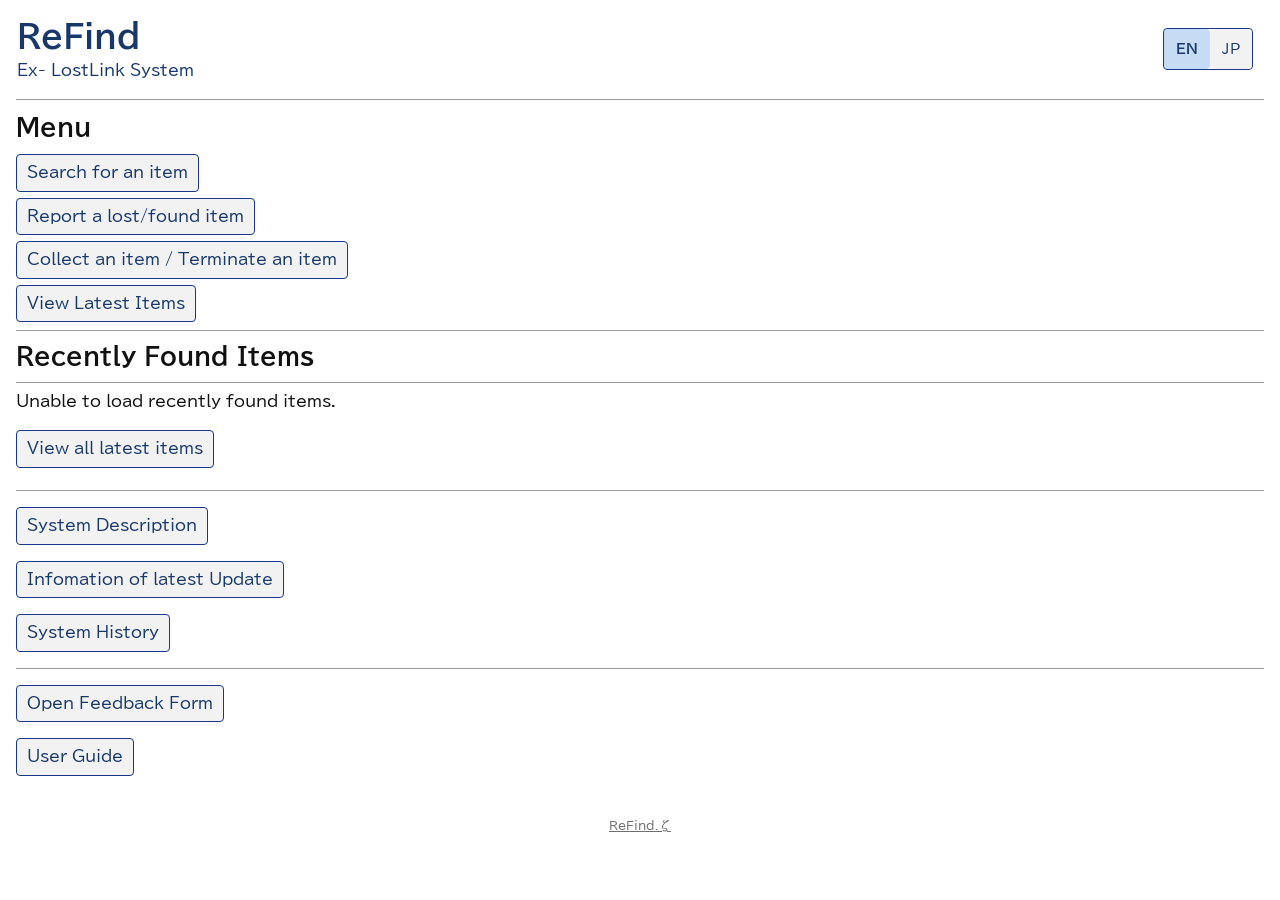
<file: index.html>
<!DOCTYPE html>
<html lang="en">

<head>
    <meta charset="UTF-8">
    <meta name="viewport" content="width=device-width, initial-scale=1.0">
    <script src="diagnostics-config.js"></script>
    <script src="diagnostics.js"></script>

    <title>LostLink Network System</title>
    <link rel="icon" type="image/png" href="documents/light.png" media="(prefers-color-scheme: light)">
    <link rel="icon" type="image/png" href="documents/dark.png" media="(prefers-color-scheme: dark)">

    <!-- Universal Design font: BIZ UDPGothic -->
    <link rel="preconnect" href="https://fonts.googleapis.com">
    <link rel="preconnect" href="https://fonts.gstatic.com" crossorigin>
    <link href="https://fonts.googleapis.com/css2?family=BIZ+UDPGothic:wght@400;700&display=swap"
          rel="stylesheet">

    <style>
        /* ==================================================
           LOSTLINK EASY SETTINGS
           Beginner-friendly appearance settings.
           Change the values below to customise the website.
           ================================================== */

        :root {
            
/* TOP BAR */
--top-bar-background: #ffffff;
--top-bar-text: #19386A;
--top-bar-border: #ffffff;


            /* BUTTON COLOURS */
            --button-background: #f2f2f2;
            --button-text: #19386A;
            --button-border: #19368A;
            --button-hover-background: #e0e0e0;

            /* LANGUAGE SELECTION COLOUR */
            --language-selected-background: rgba(25, 118, 210, 0.25);

            /* PAGE COLOURS */
            --page-background: #ffffff;
            --page-text: #111111;

            /* SPACING */
            --page-padding: 16px;
            --page-top-padding: 15px;
            --button-radius: 4px;
        }

        /* ==================================================
           GENERAL PAGE SETTINGS
           ================================================== */

        * {
            box-sizing: border-box;
        }

        html {
            margin: 0;
            padding: 0;
            scroll-behavior: auto;
            overflow-anchor: none;
            overflow-x: hidden;
        }

        body {
            margin: 0;
            padding: var(--page-top-padding) var(--page-padding) var(--page-padding);
            width: 100%;
            min-height: 100vh;
            overflow-x: hidden;
            overflow-y: auto;

            font-family: "BIZ UDPGothic", "Yu Gothic UI",
                         "Meiryo", sans-serif;
            text-align: left;
            color: var(--page-text);
            background: var(--page-background);
            line-height: 1.6;
        }

        button,
        a,
        input,
        select,
        textarea {
            font-family: inherit;
        }

        a {
            color: inherit;
        }

        a:focus-visible,
        button:focus-visible {
            outline: 3px solid #1976d2;
            outline-offset: 3px;
        }

        hr {
            border: 0;
            border-top: 1px solid #999999;
            margin: 6px 0;
        }

        h2 {
            margin-top: 8px;
            margin-bottom: 6px;
        }

        #recentTitle {
            margin-top: 8px;
            margin-bottom: 4px;
        }

        /* ==================================================
           TOP BAR
           Change its colours in LOSTLINK EASY SETTINGS.
           ================================================== */

        .top-bar {
            display: flex;
            justify-content: space-between;
            align-items: center;
            gap: 12px;
            width: 100%;

            padding: 0 10px 10px 0;
            color: var(--top-bar-text);
            background: var(--top-bar-background);
            border: 1px solid var(--top-bar-border);
            border-radius: var(--button-radius);
        }

        .nexus {
            text-align: left;
            min-width: 0;
        }

        .nexus h1 {
            margin: 0;
            line-height: 1.3;
            overflow-wrap: anywhere;
            font-weight: 2000;
        
        }

        .nexus p {
            margin: 0;
            line-height: 1.5;
        }

        /* ==================================================
           LANGUAGE BUTTONS
           ================================================== */

        .language-box {
            display: flex;
            flex-shrink: 0;
            border: 1px solid var(--button-border);
            border-radius: var(--button-radius);
            margin-left: 10px;
            overflow: hidden;
        }

        .language-box button {
            border: none;
            background: var(--button-background);
            color: var(--button-text);
            padding: 8px 12px;
            font-size: 14px;
            cursor: pointer;
            min-height: 40px;
        }

        .language-box button.selected {
            background: var(--language-selected-background);
            color: var(--button-text);
            font-weight: 700;
        }

        .language-box button:hover {
            background: var(--button-hover-background);
        }

        .language-box button.selected:hover {
            background: var(--language-selected-background);
        }

        /* ==================================================
           NAVIGATION BUTTONS
           Links remain real links for accessibility.
           Their appearance is changed to buttons.
           ================================================== */

        .menu-list {
            display: flex;
            flex-direction: column;
            align-items: flex-start;
            gap: 6px;
            margin: 8px 0;
        }

        .nav-button {
            display: inline-flex;
            align-items: center;
            justify-content: flex-start;

            min-height: 25px;
            max-width: 100%;
            padding: 5px 10px;

            background: var(--button-background);
            color: var(--button-text);
            border: 1px solid var(--button-border);
            border-radius: var(--button-radius);

            text-decoration: none;
            overflow-wrap: anywhere;
            cursor: pointer;
            transition: background-color 0.15s ease;
        }

        .nav-button:hover {
            background: var(--button-hover-background);
            text-decoration: underline;
        }

        /* ==================================================
           RECENT ITEMS
           Keep these styles compatible with script.js.
           ================================================== */

        #latestItems {
            width: 100%;
            overflow-wrap: anywhere;
        }

        #latestItems img {
            max-width: 100%;
            height: auto;
        }

        #loadingText {
            opacity: 0.7;
        }

        /* ==================================================
           VERSION LABEL
           ================================================== */

        .version-label {
            text-align: center;
            margin-top: 30px;
            padding: 10px;
            font-size: 12px;
            opacity: 0.6;
        }

        /* ==================================================
           MOBILE LAYOUT
           ================================================== */

        @media (max-width: 600px) {
            :root {
                --page-padding: 12px;
            }

            .top-bar {
                gap: 8px;
                padding: 0 8px 8px 0;
            }

            .nexus h1 {
                font-size: 1.5rem;
            }

            .nexus p {
                font-size: 0.9rem;
            }

            .language-box {
                margin-left: 0;
            }

            .language-box button {
                padding: 8px 10px;
            }

            .nav-button {
                width: 100%;
            }
        }

        /* Respect users who prefer reduced motion. */
        @media (prefers-reduced-motion: reduce) {
            *,
            *::before,
            *::after {
                transition-duration: 0.01ms !important;
                scroll-behavior: auto !important;
            }
        }
    </style>

    <link rel="stylesheet" href="site-theme.css">

    <script>
        // Prevent the browser from restoring an old scroll position.
        if ("scrollRestoration" in history) {
            history.scrollRestoration = "manual";
        }
    </script>
</head>

<body>

    <!-- TOP BAR -->
    <header class="top-bar">

        <div class="nexus">
            <h1>ReFind</h1>
            <p id="subTitle">Ex- LostLink System</p>
        </div>

        <div class="language-box" aria-label="Language selection">
            <button
                type="button"
                id="enButton"
                onclick="setLanguage('EN')"
                aria-label="Switch to English">
                EN
            </button>

            <button
                type="button"
                id="jpButton"
                onclick="setLanguage('JP')"
                aria-label="日本語に切り替え">
                JP
            </button>
        </div>

    </header>

    <hr>

    <!-- MAIN MENU -->
    <main>

       <h2 id="menuTitle">Menu</h2>

        <nav class="menu-list" aria-label="Main menu">
            <a class="nav-button" href="search.html" id="menuSearch">
                Search for an item
            </a>

            <a class="nav-button" href="report.html" id="menuReport">
                Report a lost/found item
            </a>

            <a class="nav-button" href="Collect.html" id="menuCollect">
                Collect an item / Terimnate an item
            </a>

            <a class="nav-button" href="latest.html" id="menuLatest">
                View Latest Items
            </a>
        </nav>

        <hr>

        <!-- RECENTLY FOUND ITEMS -->
        <section class="recent-items-section" aria-labelledby="recentTitle">
            <h2 id="recentTitle">Recently Found Items</h2>

            <hr>

            <div id="latestItems">
                <p id="loadingText" role="status" aria-live="polite">
                    Loading...
                </p>
            </div>

            <p>
                <a class="nav-button" href="latest.html" id="viewAllLink">
                    View all latest items →
                </a>
            </p>
        </section>

        <hr id="recentItemsDivider">

        <!-- INFORMATION LINKS -->
        <section aria-label="System information">
            <p>
                <a class="nav-button" href="DEV.html" id="systemDescLink">
                    System Description
                </a>
            </p>

             <p>
                <a class="nav-button" href="TESTFILE3.html" id="systemupdateLink">
                    Infomation of latest Update
                </a>
            </p>

            <p>
                <a class="nav-button" href="TESTFILE2.html" id="systemHistoryLink">
                    System History
                </a>
            </p>

            <hr>

            <p>
                <a class="nav-button" href="Feedback.html" id="feedbackFormLink">
                    Feedback Form
                </a>
            </p>

            <p>
                <a class="nav-button" href="F-Guid.html" id="userGuide">
                    User guide
                </a>
            </p>

        </section>

    </main>

    <footer class="version-label">
        <a href="diagnostics.html">ReFind.ζ</a>
    </footer>

    <!-- Existing website functionality -->
    <script src="script.js?v=20261030-debug-popup"></script>

    <div id="debugPopup" class="debug-popup">
        <div class="debug-header">
            <strong>LostLink Diagnostics</strong>
            <button type="button" id="closeDebug">Close</button>
        </div>

        <div id="translationDebugLog">Diagnostics ready.</div>
    </div>

</body>
</html>
</file>
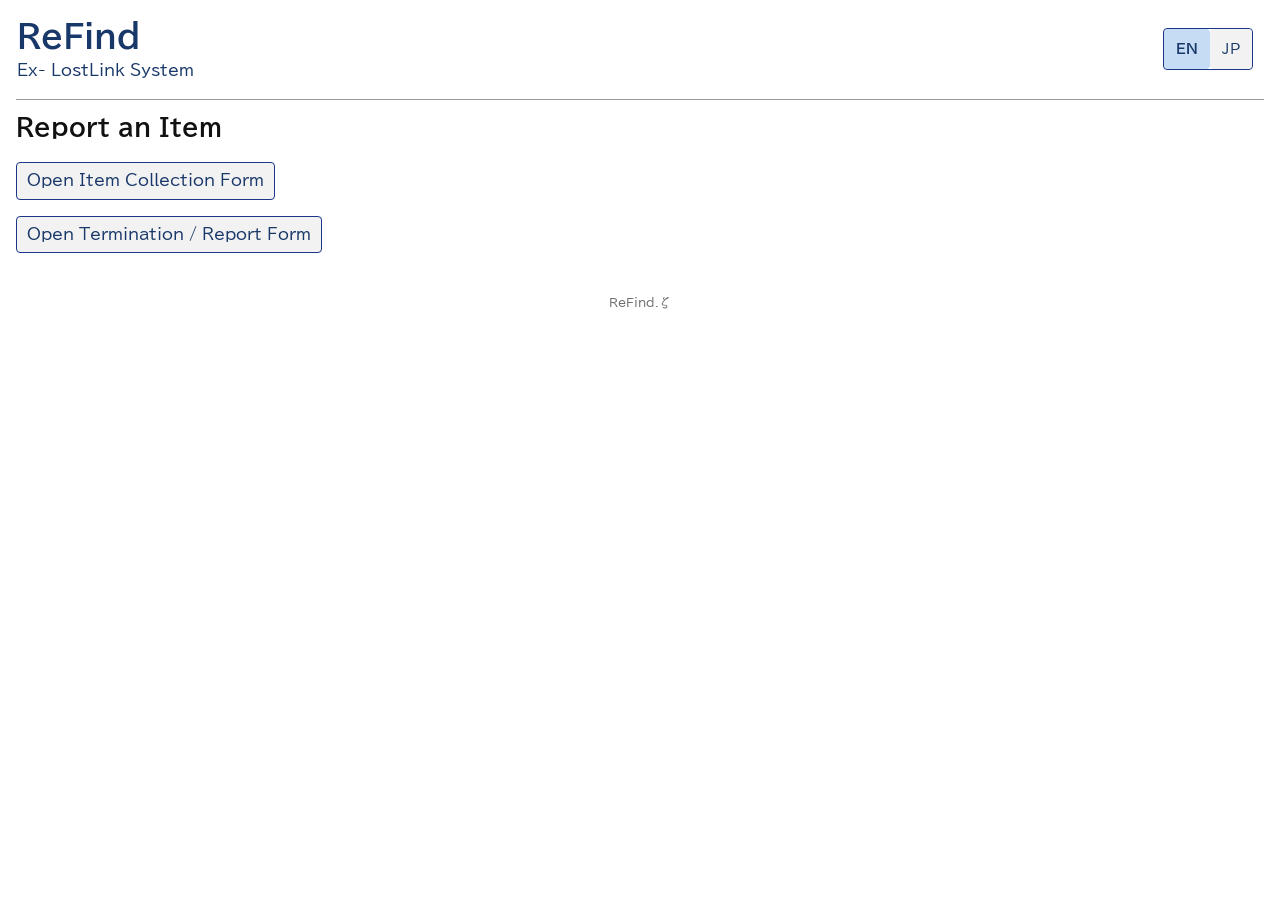
<file: Collect.html>
<!DOCTYPE html>

<html>

<head>

<meta charset="UTF-8">

<meta name="viewport" content="width=device-width, initial-scale=1.0">
<script src="diagnostics-config.js"></script>
<script src="diagnostics.js"></script>

<title>Report Item - PRJ LostLink</title>
<link rel="icon" type="image/png" href="documents/light.png" media="(prefers-color-scheme: light)">
<link rel="icon" type="image/png" href="documents/dark.png" media="(prefers-color-scheme: dark)">

<link rel="preconnect" href="https://fonts.googleapis.com">
<link rel="preconnect" href="https://fonts.gstatic.com" crossorigin>
<link href="https://fonts.googleapis.com/css2?family=BIZ+UDPGothic:wght@400;700&display=swap" rel="stylesheet">

<style>

    * {
        box-sizing: border-box;
    }

    body {
        margin: 0;
        padding: 16px;
        width: 100%;
        overflow-x: hidden;
        font-family: Arial, sans-serif;
    }

    @media (max-width: 600px) {
        body {
            padding: 12px;
        }
    }

    /* ================================
       TOP BAR
       ================================ */

    .top-bar {
        display: flex;
        justify-content: space-between;
        align-items: center;
        width: 100%;
    }

    .nexus {
        text-align: left;
    }

    .nexus h1 {
        margin: 0;
        line-height: 1.1;
    }

    .nexus p {
        margin: 0;
        line-height: 1.1;
    }

    /* ================================
       LANGUAGE BUTTONS
       ================================ */

    .language-box {
        display: flex;
        border: 1px solid black;
        margin-left: 10px;
        overflow: hidden;
    }

    .language-box button {
        border: none;
        background: white;
        color: black;
        padding: 6px 10px;
        font-size: 14px;
        cursor: pointer;
    }

    .language-box button.selected {
        background: rgba(25, 118, 210, 0.25);
        color: black;
    }

    /* ================================
       VERSION
       ================================ */

    .version-label {
        text-align: center;
        margin-top: 30px;
        padding: 10px;
        font-size: 12px;
        opacity: 0.6;
    }

</style>

<link rel="stylesheet" href="site-theme.css">

</head>

<body>

<!-- ================================
     TOP BAR
     ================================ -->

<div class="top-bar">

<div class="nexus">

    <h1>
        <a id="pageTitle" href="index.html">ReFind</a>
    </h1>

    <p id="subTitle">
        Ex- LostLinkystem
    </p>

</div>

<div class="language-box">

    <button id="enButton"
        onclick="setLanguage('EN')">
        EN
    </button>

    <button id="jpButton"
        onclick="setLanguage('JP')">
        JP
    </button>

</div>

</div>

<hr>

<h2 id="reportTitle">
    Report an Item
</h2>

<p>
    <a class="nav-button"
       id="colectFormLink"
       href="https://docs.google.com/forms/u/0/d/e/1FAIpQLSc4-I3k5Cs7oBs95jcZ4GSGnXySah6WpJOJ84VcPwVdQL2sXw/formResponse"
       target="_blank"
       rel="noopener noreferrer">
        Open Item Collection Form
    </a>
</p>

<p>
    <a class="nav-button"
       id="terminationFormLink"
       href="https://docs.google.com/forms/d/e/1FAIpQLSeUghtW_2qnDIROA-cN2Vwx1b1g2RDO--jm5kMn6DkjRlz2Gg/viewform?usp=dialog"
       target="_blank"
       rel="noopener noreferrer">
        Open Termination / Report Form
    </a>
</p>

<div class="version-label">

ReFind.ζ

</div>

<script src="script.js"></script>

</body>

</html>
</file>
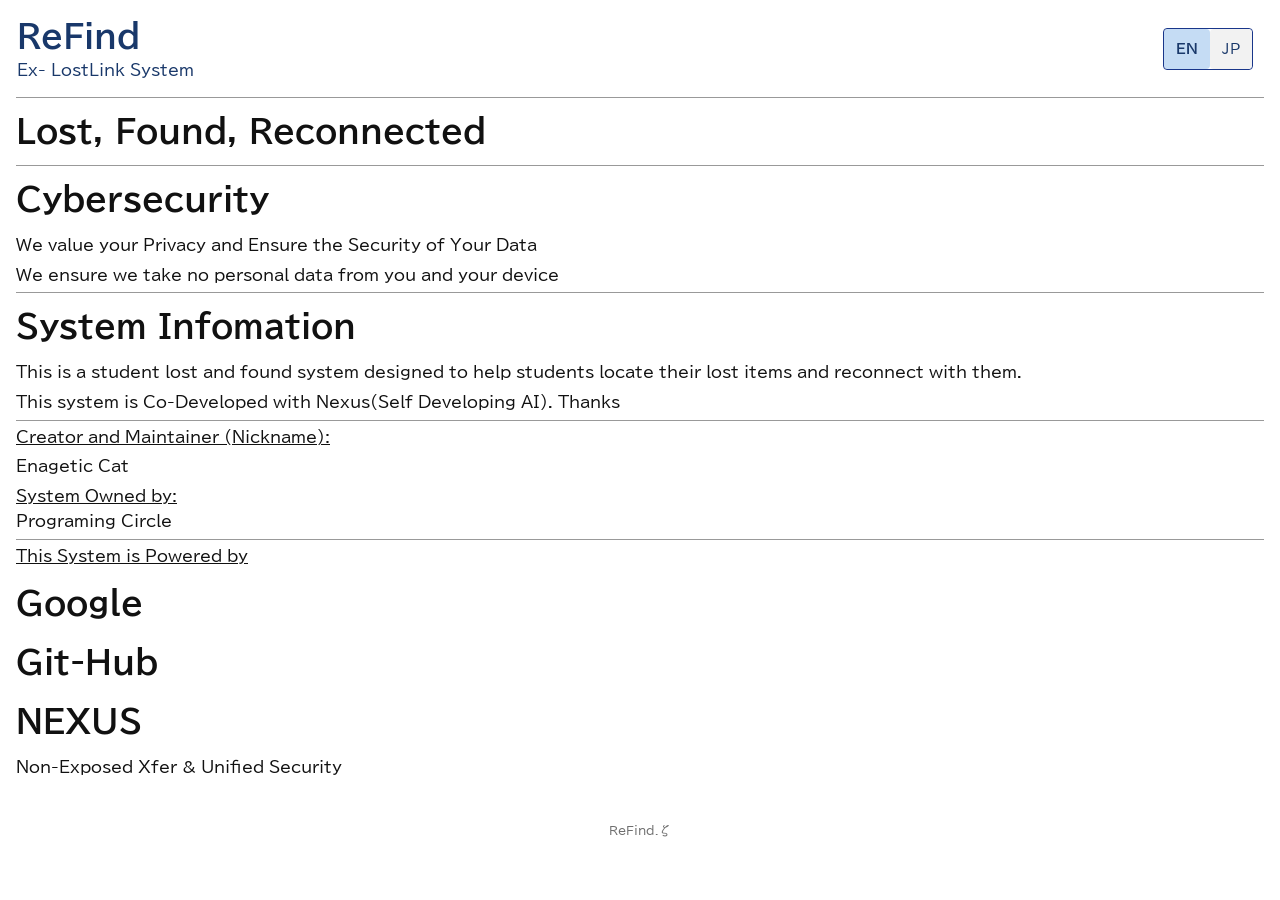
<file: DEV.html>
<!DOCTYPE html>

<html>

<head>

<meta charset="UTF-8">

<meta name="viewport" content="width=device-width, initial-scale=1.0">
<script src="diagnostics-config.js"></script>
<script src="diagnostics.js"></script>

<title>LostLink Network System</title>
<link rel="icon" type="image/png" href="documents/light.png" media="(prefers-color-scheme: light)">
<link rel="icon" type="image/png" href="documents/dark.png" media="(prefers-color-scheme: dark)">

<link rel="preconnect" href="https://fonts.googleapis.com">
<link rel="preconnect" href="https://fonts.gstatic.com" crossorigin>
<link href="https://fonts.googleapis.com/css2?family=BIZ+UDPGothic:wght@400;700&display=swap" rel="stylesheet">

<style>

    :root {
        /* Adjust this value to change spacing between text throughout this page. */
        --text-gap: 0.25em;
    }

    * {
        box-sizing: border-box;
    }

    html {
        scroll-behavior: auto;
        overflow-anchor: none;
    }

    body {
        margin: 0;
        padding: 16px;
        width: 100%;
        overflow-x: hidden;
        font-family: Arial, sans-serif;
    }

    @media (max-width: 600px) {
        body {
            padding: 12px;
        }
    }

    /* ================================
       TOP BAR
       ================================ */

    .top-bar {
        display: flex;
        justify-content: space-between;
        align-items: center;
        width: 100%;
    }

    .nexus {
        text-align: left;
    }

    .nexus h1 {
        margin-block: var(--text-gap);
        line-height: 1.1;
    }

    .nexus p {
        margin-block: var(--text-gap);
        line-height: 1.1;
    }

    /* ================================
       LANGUAGE BUTTONS
       ================================ */

    .language-box {
        display: flex;
        border: 1px solid black;
        margin-left: 10px;
        overflow: hidden;
    }

    .language-box button {
        border: none;
        background: white;
        color: black;
        padding: 6px 10px;
        font-size: 14px;
        cursor: pointer;
    }

    .language-box button.selected {
        background: rgba(25, 118, 210, 0.25);
        color: black;
    }

    /* ================================
       INFORMATION
       ================================ */

    .info-group p {
        margin-block: var(--text-gap);
    }

    .info-group + .info-group {
        margin-top: var(--text-gap);
    }

    /* ================================
       POWERED BY
       ================================ */

    .powered-by {
        --spacing: var(--text-gap);
    }

    .powered-by p {
        margin-block: var(--spacing);
    }

    .powered-by h1 {
        margin-block: var(--text-gap);
    }

    /* ================================
       NEXUS
       ================================ */

    .nexus-section h1 {
        margin-block: var(--text-gap);
    }

    .nexus-section p {
        margin-block: var(--text-gap);
    }

    /* ================================
       VERSION
       ================================ */

    .version-label {
        text-align: center;
        margin-top: var(--text-gap);
        padding: 10px;
        font-size: 12px;
        opacity: 0.6;
    }

</style>

<link rel="stylesheet" href="site-theme.css">
<style>
    body :is(h1, h2, h3, h4, h5, h6, p, li, blockquote, dt, dd) {
        margin-block: var(--text-gap);
    }

    body hr {
        margin-block: var(--text-gap);
    }
</style>

<script>

    // Prevent mobile browsers from restoring an old scroll position
    if ("scrollRestoration" in history) {
        history.scrollRestoration = "manual";
    }

</script>

</head>

<body>

<!-- ================================
     TOP BAR
     ================================ -->

<div class="top-bar">

<div class="nexus">

    <h1>
        <a id="pageTitle" href="index.html">ReFind</a>
    </h1>

    <p id="subTitle">
        Ex- LostLink System
    </p>

</div>

<div class="language-box">

    <button id="enButton"
        onclick="setLanguage('EN')">
        EN
    </button>

    <button id="jpButton"
        onclick="setLanguage('JP')">
        JP
    </button>

</div>

</div>

<hr>

<h1 id="devTagline">Lost, Found, Reconnected</h1>

<hr>

<h1 id="devPrivacyTitle">Cybersecurity</h1>
<p id="devPrivacyDescription">We value your Privacy and Ensure the Security of Your Data</p>
<p id="devDataDescription">We ensure we take no personal data from you and your device</p>

<hr>

<h1 id="devDescriptionTitle">System Infomation</h1>
<p id="devDescriptionText">This is a student lost and found system designed to help students locate their lost items and reconnect with them.</p>
<p id="devThanksText">This system is Co-Developed with Nexus(Self Developing AI). Thanks</p>

<hr>

    <u id="creatorLabel">
        Creator and Maintainer (Nickname):
    </u>
<p id="devCreatorName">Enagetic Cat</p>

</div>

<div class="info-group">

<p>
    <u id="ownerLabel">
        System Owned by:
    </u>
</p>

<p id="devOwnerName">Programing Circle</p>

</div>

<hr>

<div class="powered-by">

<p>
    <u id="poweredLabel">
        This System is Powered by
    </u>
</p>

<h1>Google</h1>

</div>

<div class="github">

<h1 id="githubTitle">
    Git-Hub
</h1>

</div>

<div class="nexus-section">

<h1>NEXUS</h1>
<p id="devNexusDescription">
    Networked EXchange &amp; Unified Search
</p>

</div>


<div class="version-label">

ReFind.ζ

</div>

<script src="script.js?v=dev-japanese-translation"></script>

<script>

    // Force the page to the top after loading
    window.addEventListener("load", function () {

        setTimeout(function () {

            window.scrollTo(0, 0);

        }, 100);

    });

</script>

</body>

</html>
</file>
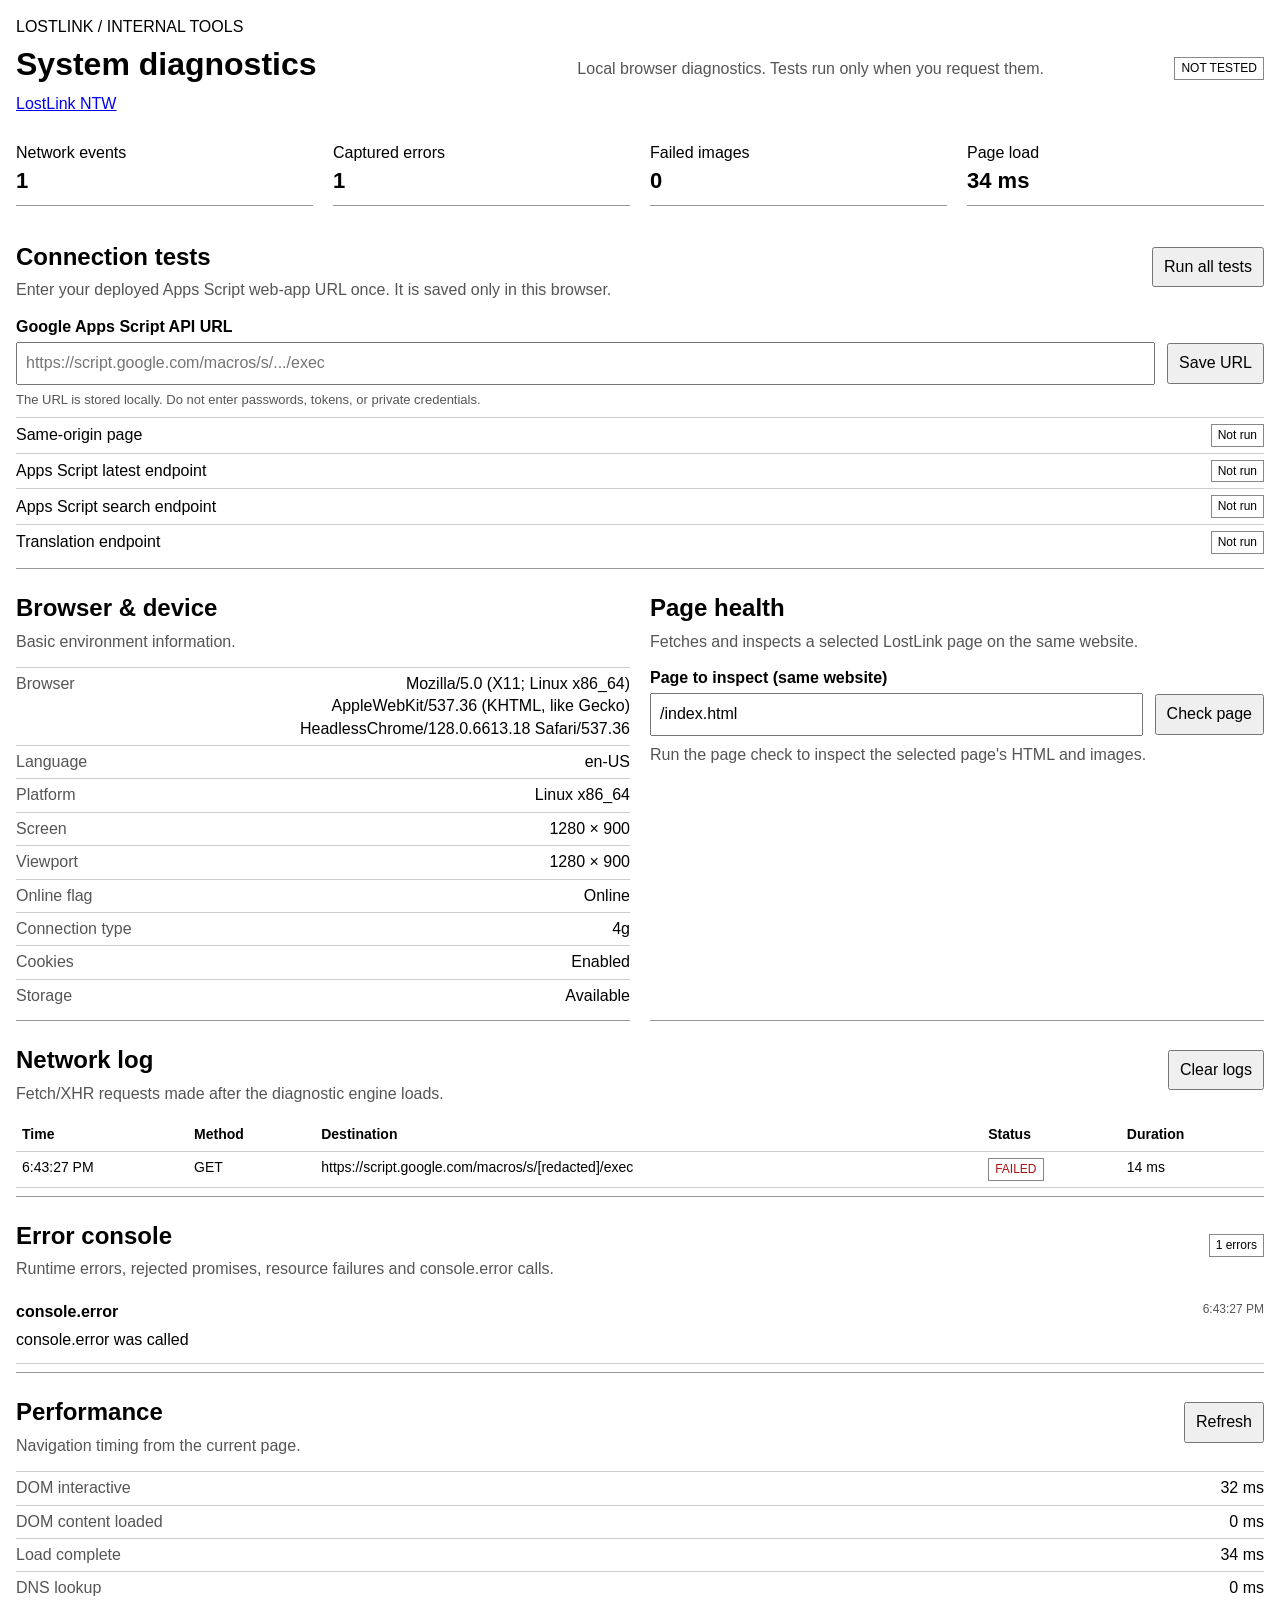
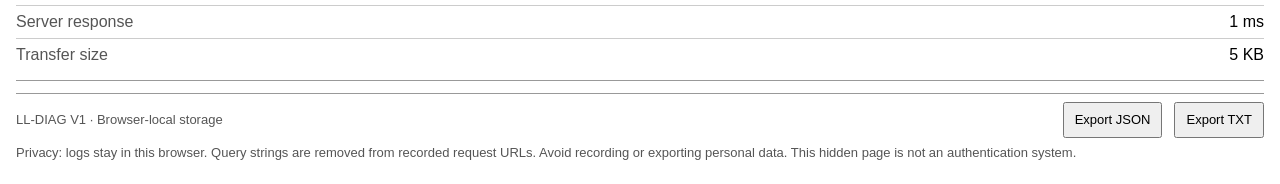
<file: diagnostics.html>
<!doctype html>
<html lang="en">
<head>
  <meta charset="utf-8">
  <meta name="viewport" content="width=device-width, initial-scale=1">
  <meta name="robots" content="noindex,nofollow">
  <title>LostLink Internal Diagnostics</title>
  <link rel="icon" type="image/png" href="documents/light.png" media="(prefers-color-scheme: light)">
  <link rel="icon" type="image/png" href="documents/dark.png" media="(prefers-color-scheme: dark)">
  <link rel="stylesheet" href="diagnostics.css">
  <script src="diagnostics-config.js"></script>
  <script defer src="diagnostics.js"></script>
</head>
<body>
  <main class="shell">
    <header class="top">
      <div>
        <p class="eyebrow">LOSTLINK / INTERNAL TOOLS</p>
        <h1>System diagnostics</h1>
        <p><a id="pageTitle" href="index.html">LostLink NTW</a></div></p>
        <p class="muted">Local browser diagnostics. Tests run only when you request them.</p>
      </div>
      <span class="pill" id="overallStatus">NOT TESTED</span>
    </header>

    <section class="grid stats" aria-label="Diagnostic summary">
      <article class="panel stat"><span>Network events</span><strong id="networkCount">0</strong></article>
      <article class="panel stat"><span>Captured errors</span><strong id="errorCount">0</strong></article>
      <article class="panel stat"><span>Failed images</span><strong id="imageCount">0</strong></article>
      <article class="panel stat"><span>Page load</span><strong id="loadTime">—</strong></article>
    </section>

    <section class="panel">
      <div class="section-head">
        <div><h2>Connection tests</h2><p class="muted">Enter your deployed Apps Script web-app URL once. It is saved only in this browser.</p></div>
        <button id="runTests" class="primary">Run all tests</button>
      </div>
      <label for="apiUrl">Google Apps Script API URL</label>
      <div class="input-row">
        <input id="apiUrl" type="url" placeholder="https://script.google.com/macros/s/.../exec" autocomplete="off">
        <button id="saveApi">Save URL</button>
      </div>
      <p class="hint">The URL is stored locally. Do not enter passwords, tokens, or private credentials.</p>
      <div id="testResults" class="test-list">
        <div class="test-row"><span>Same-origin page</span><span class="status neutral">Not run</span></div>
        <div class="test-row"><span>Apps Script latest endpoint</span><span class="status neutral">Not run</span></div>
        <div class="test-row"><span>Apps Script search endpoint</span><span class="status neutral">Not run</span></div>
        <div class="test-row"><span>Translation endpoint</span><span class="status neutral">Not run</span></div>
      </div>
    </section>

    <section class="grid two">
      <article class="panel">
        <div class="section-head"><div><h2>Browser & device</h2><p class="muted">Basic environment information.</p></div></div>
        <dl id="browserInfo" class="details"></dl>
      </article>
      <article class="panel">
        <div class="section-head"><div><h2>Page health</h2><p class="muted">Fetches and inspects a selected LostLink page on the same website.</p></div></div>
        <label for="pagePath">Page to inspect (same website)</label>
        <div class="input-row">
          <input id="pagePath" type="text" value="/index.html" placeholder="/index.html">
          <button id="checkPage">Check page</button>
        </div>
        <div id="pageResults" class="test-list"><p class="muted">Run the page check to inspect the selected page's HTML and images.</p></div>
      </article>
    </section>

    <section class="panel">
      <div class="section-head">
        <div><h2>Network log</h2><p class="muted">Fetch/XHR requests made after the diagnostic engine loads.</p></div>
        <button id="clearLogs" class="quiet">Clear logs</button>
      </div>
      <div class="table-wrap">
        <table><thead><tr><th>Time</th><th>Method</th><th>Destination</th><th>Status</th><th>Duration</th></tr></thead>
          <tbody id="networkRows"><tr><td colspan="5" class="empty">No network events recorded.</td></tr></tbody>
        </table>
      </div>
    </section>

    <section class="panel">
      <div class="section-head">
        <div><h2>Error console</h2><p class="muted">Runtime errors, rejected promises, resource failures and console.error calls.</p></div>
        <span class="pill" id="errorBadge">0 errors</span>
      </div>
      <div id="errorRows" class="log-list"><p class="empty">No errors captured.</p></div>
    </section>

    <section class="panel">
      <div class="section-head"><div><h2>Performance</h2><p class="muted">Navigation timing from the current page.</p></div><button id="refreshPerformance">Refresh</button></div>
      <div id="performanceInfo" class="details"></div>
    </section>

    <footer class="footer">
      <span>LL-DIAG V1 · Browser-local storage</span>
      <div class="actions">
        <button id="exportJson" class="primary">Export JSON</button>
        <button id="exportTxt">Export TXT</button>
      </div>
    </footer>
    <p class="privacy">Privacy: logs stay in this browser. Query strings are removed from recorded request URLs. Avoid recording or exporting personal data. This hidden page is not an authentication system.</p>
  </main>
</body>
</html>
</file>
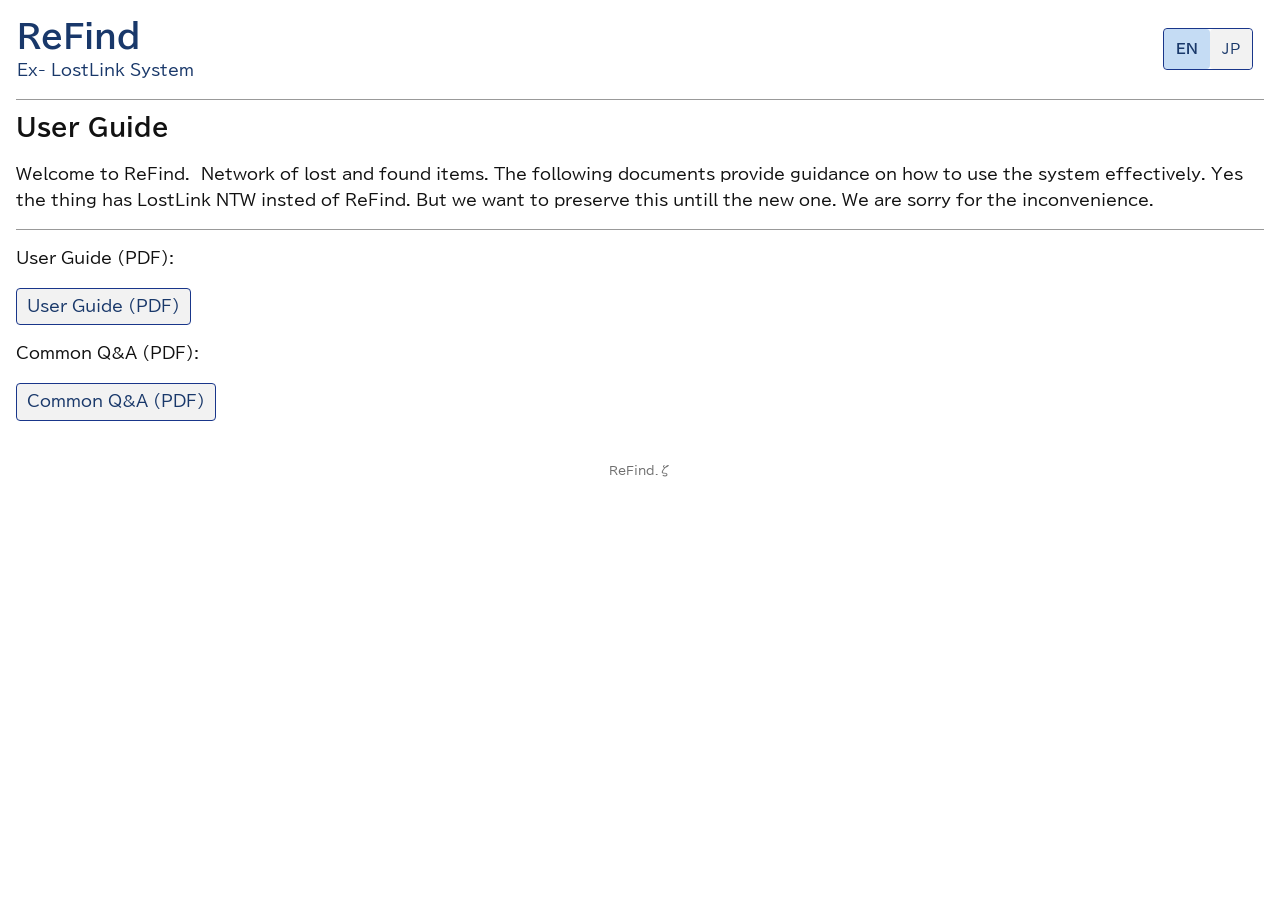
<file: F-Guid.html>
<!DOCTYPE html>
<html lang="en">

<head>
    <meta charset="UTF-8">
    <meta name="viewport" content="width=device-width, initial-scale=1.0">

    <script src="diagnostics-config.js"></script>
    <script src="diagnostics.js"></script>

    <title>User Guide - LostLink NTW</title>

    <link rel="icon" type="image/png" href="documents/light.png" media="(prefers-color-scheme: light)">
    <link rel="icon" type="image/png" href="documents/dark.png" media="(prefers-color-scheme: dark)">

    <link rel="preconnect" href="https://fonts.googleapis.com">
    <link rel="preconnect" href="https://fonts.gstatic.com" crossorigin>
    <link href="https://fonts.googleapis.com/css2?family=BIZ+UDPGothic:wght@400;700&display=swap" rel="stylesheet">

    <link rel="stylesheet" href="site-theme.css">
</head>

<body>

    <header class="top-bar">
        <div class="nexus">
            <h1>
                <a id="pageTitle" href="index.html">ReFind</a>
            </h1>
            <p id="subTitle">Ex- LostLink System</p>
        </div>

        <div class="language-box" aria-label="Language selection">
            <button
                type="button"
                id="enButton"
                onclick="setLanguage('EN')"
                aria-label="Switch to English">
                EN
            </button>

            <button
                type="button"
                id="jpButton"
                onclick="setLanguage('JP')"
                aria-label="日本語に切り替え">
                JP
            </button>
        </div>
    </header>

    <hr>

    <main>

        <h2 id="guideTitle">User Guide</h2>

        <p id="guideDescription">
            Welcome to ReFind.　Network of lost and found items. The following documents provide guidance on how to use the system effectively. Yes the thing has LostLink NTW insted of ReFind. But we want to preserve this untill the new one. We are sorry for the inconvenience.
        </p>

        <hr>

        <section>
            <p id="guidefile1">User Guide (PDF):</p>

            <a
                class="nav-button"
                id="uglink"
                href="documents/LostLink NTW - user guid.pdf"
                target="_blank"
                rel="noopener noreferrer">
                User Guide (PDF)
            </a>
        </section>

        <section>
            <p id="guidefile2">Common Q&A (PDF):</p>

            <a
                class="nav-button"
                id="qalink"
                href="documents/LostLink%20NTW%20-%20Q%26A.pdf"
                target="_blank"
                rel="noopener noreferrer">
                Common Q&A (PDF)
            </a>
        </section>

    </main>

    <footer class="version-label">
        ReFind.ζ
    </footer>

    <script src="script.js"></script>

</body>
</html>
</file>
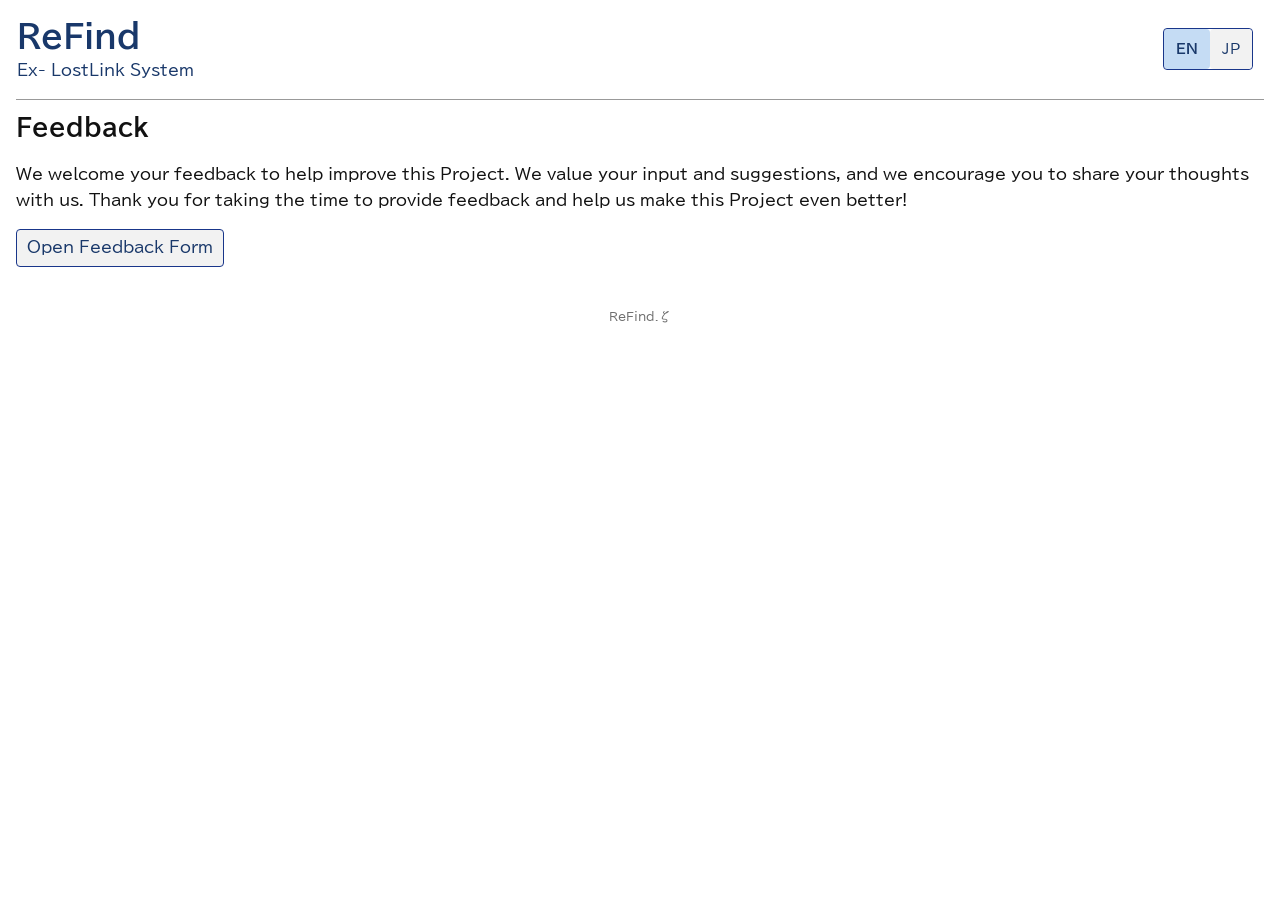
<file: Feedback.html>
<!DOCTYPE html>
<html lang="en">

<head>
    <meta charset="UTF-8">
    <meta name="viewport" content="width=device-width, initial-scale=1.0">
    <script src="diagnostics-config.js"></script>
    <script src="diagnostics.js"></script>
    <title>Feedback - LostLink NTW</title>
    <link rel="icon" type="image/png" href="documents/light.png" media="(prefers-color-scheme: light)">
    <link rel="icon" type="image/png" href="documents/dark.png" media="(prefers-color-scheme: dark)">

    <link rel="preconnect" href="https://fonts.googleapis.com">
    <link rel="preconnect" href="https://fonts.gstatic.com" crossorigin>
    <link href="https://fonts.googleapis.com/css2?family=BIZ+UDPGothic:wght@400;700&display=swap" rel="stylesheet">
    <link rel="stylesheet" href="site-theme.css">
</head>

<body>
    <header class="top-bar">
        <div class="nexus">
            <h1>
                <a id="pageTitle" href="index.html">ReFind
                </a>
            </h1>
            <p id="subTitle">Ex- LostLink System</p>
        </div>

        <div class="language-box" aria-label="Language selection">
            <button
                type="button"
                id="enButton"
                onclick="setLanguage('EN')"
                aria-label="Switch to English">
                EN
            </button>
            <button
                type="button"
                id="jpButton"
                onclick="setLanguage('JP')"
                aria-label="日本語に切り替え">
                JP
            </button>
        </div>
    </header>

    <hr>

    <main>
        <h2 id="feedbackTitle">Feedback</h2>

        <p id="feedbackDescription">
            We welcome your feedback to help improve this Project. We value your input and suggestions, and we encourage you to share your thoughts with us. Thank you for taking the time to provide feedback and help us make this Project even better!
        </p>

        <p>
            <a
                class="nav-button"
                id="feedbackFormLink"
                href="https://docs.google.com/forms/d/e/1FAIpQLScUGhMva4P7aEyJycdnn165i-N4fvamvpP5gpqY8wHzKhPSoQ/viewform?usp=header"
                target="_blank"
                rel="noopener noreferrer">
                Open Feedback Form
            </a>
        </p>
    </main>

    <footer class="version-label">
        ReFind.ζ
    </footer>

    <script src="script.js"></script>
</body>

</html>
</file>
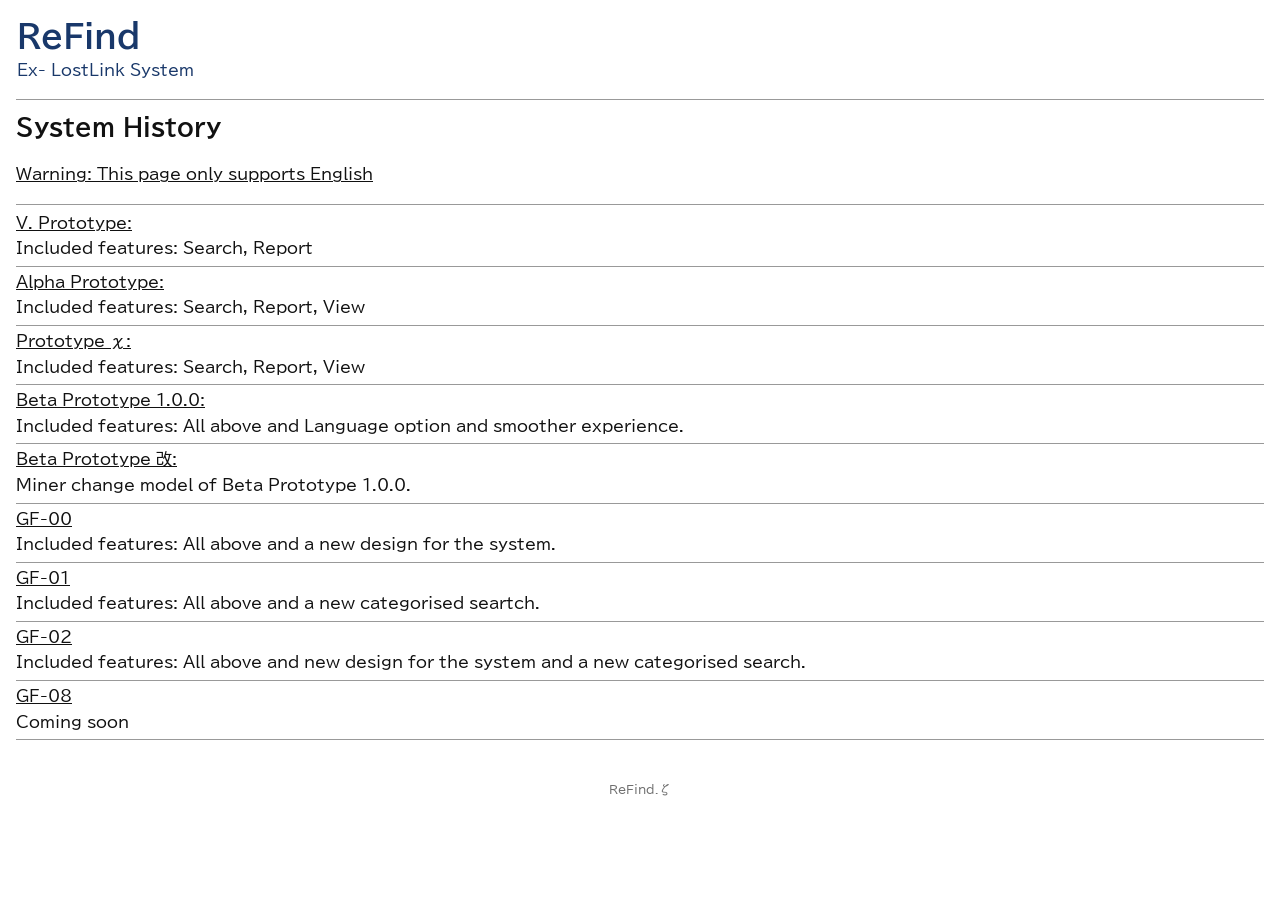
<file: Histry.html>
<!DOCTYPE html>
<html lang="en">

<head>

    <meta charset="UTF-8">
    <meta name="viewport" content="width=device-width, initial-scale=1.0">
    <script src="diagnostics-config.js"></script>
    <script src="diagnostics.js"></script>

    <title>LostLink NTW - System History</title>
    <link rel="icon" type="image/png" href="documents/light.png" media="(prefers-color-scheme: light)">
    <link rel="icon" type="image/png" href="documents/dark.png" media="(prefers-color-scheme: dark)">

    <link rel="preconnect" href="https://fonts.googleapis.com">
    <link rel="preconnect" href="https://fonts.gstatic.com" crossorigin>
    <link href="https://fonts.googleapis.com/css2?family=BIZ+UDPGothic:wght@400;700&display=swap" rel="stylesheet">

    <style>
        * {
            box-sizing: border-box;
        }

        html {
            scroll-behavior: auto;
            overflow-anchor: none;
        }

        body {
            margin: 0;
            padding: 16px;
            width: 100%;
            overflow-x: hidden;
            font-family: Arial, sans-serif;
        }

        @media (max-width: 600px) {
            body {
                padding: 12px;
            }
        }

        /* ================================
           TOP BAR
           ================================ */

        .top-bar {
            display: flex;
            justify-content: space-between;
            align-items: center;
            width: 100%;
        }

        .nexus {
            text-align: left;
        }

        .nexus h1 {
            margin: 0;
            line-height: 1.1;
        }

        .nexus p {
            margin: 0;
            line-height: 1.1;
        }

        /* ================================
           LANGUAGE BUTTONS
           ================================ */

        .language-box {
            display: flex;
            border: 1px solid black;
            margin-left: 10px;
            overflow: hidden;
        }

        .language-box button {
            border: none;
            background: white;
            color: black;
            padding: 6px 10px;
            font-size: 14px;
            cursor: pointer;
        }

        .language-box button.selected {
            background: rgba(25, 118, 210, 0.25);
            color: black;
        }

        /* ================================
           INFO GROUPS
           ================================ */

        .info-group {
            margin-bottom: 4px;
        }

        .info-group p {
            margin: 0;
        }

        .info-group + hr {
            margin: 3px 0;
        }

        /* ================================
           VERSION
           ================================ */

        .version-label {
            text-align: center;
            margin-top: 30px;
            padding: 10px;
            font-size: 12px;
            opacity: 0.6;
        }
    </style>

    <link rel="stylesheet" href="site-theme.css">

    <script>
        // Prevent mobile browsers from restoring an old scroll position
        if ("scrollRestoration" in history) {
            history.scrollRestoration = "manual";
        }
    </script>

</head>

<body>

    <!-- ================================
         TOP BAR
         ================================ -->

    <div class="top-bar">

        <div class="nexus">

            <h1>
                <a id="pageTitle" href="index.html">LostLink NTW</a>
            </h1>

            <p id="subTitle">
                Student Lost &amp; Found System
            </p>

        </div>

    </div>

    <hr>

    <!-- ================================
         SYSTEM HISTORY
         ================================ -->

    <h2>
        System History
    </h2>

    <p>
        <u>
            Warning: This page only supports English
        </u>
    </p>

    <hr>

    <!-- ================================
         PROTOTYPE HISTORY
         ================================ -->

    <div class="info-group">

        <p>
            <u>V. Prototype:</u>
        </p>

        <p>
            Included features: Search, Report
        </p>

    </div>

    <hr>

    <div class="info-group">

        <p>
            <u>Alpha Prototype:</u>
        </p>

        <p>
            Included features: Search, Report, View
        </p>

    </div>

    <hr>

    <div class="info-group">

        <p>
            <u>Prototype χ:</u>
        </p>

        <p>
            Included features: Search, Report, View
        </p>

    </div>

    <hr>

    <div class="info-group">

        <p>
            <u>Beta Prototype 1.0.0:</u>
        </p>

        <p>
            Included features: All above and Language option and smoother experience.
        </p>

    </div>

    <hr>


     <div class="info-group">

        <p>
            <u>Beta Prototype 改:</u>
        </p>

        <p>
            Miner change model of Beta Prototype 1.0.0.
        </p>

    </div>

    <hr>

<div class="info-group">

        <p>
            <u>GF-00</u>
        </p>

        <p>
            Included features: All above and a new design for the system.
        </p>

    </div>

    <hr>

    <div class="info-group">

        <p>
            <u>GF-01</u>
        </p>

        <p>
            Included features: All above and a new categorised seartch.
        </p>

    </div>

    <hr>

    <div class="info-group">

        <p>
            <u>GF-02</u>
        </p>

        <p>
            Included features: All above and new design for the system and a new categorised search.
        </p>

    </div>

    <hr>

    <div class="info-group">

        <p>
            <u>GF-08</u>
        </p>

        <p>
            Coming soon
        </p>

    </div>

    <hr>

    <!-- ================================
         VERSION
         ================================ -->

    <div class="version-label">
        ReFind.ζ
    </div>

    <!-- ================================
         SCRIPT
         ================================ -->

    <script src="script.js"></script>

    <script>
        // Force page to the top after everything has loaded
        window.addEventListener("load", function () {
            setTimeout(function () {
                window.scrollTo(0, 0);
            }, 100);
        });
    </script>

</body>

</html>
</file>
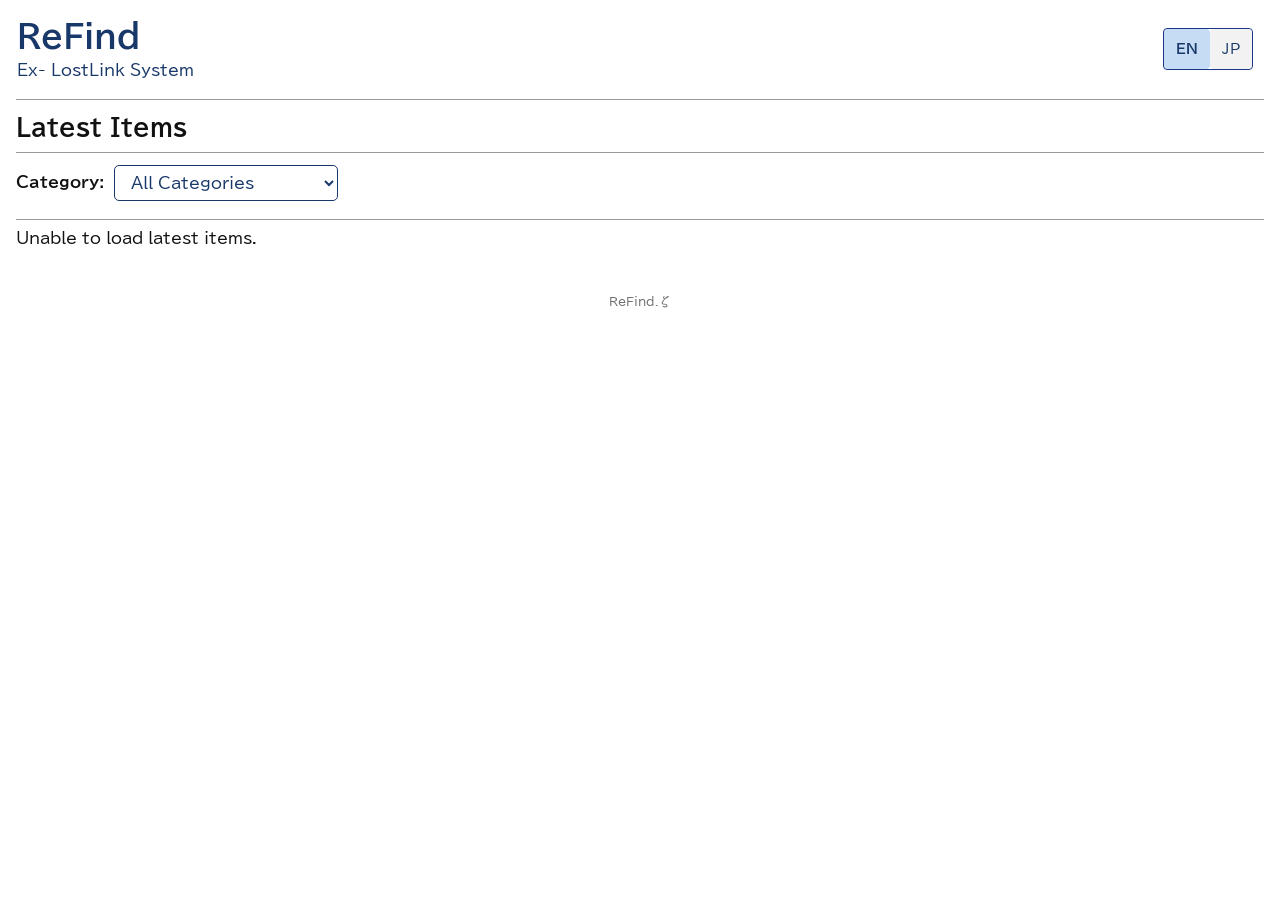
<file: latest.html>
<!DOCTYPE html>
<html lang="en">

<head>

    <meta charset="UTF-8">
    <meta name="viewport" content="width=device-width, initial-scale=1.0">
    <script src="diagnostics-config.js"></script>
    <script src="diagnostics.js"></script>
    <title>Latest Items - PRJ LostLink</title>
    <link rel="icon" type="image/png" href="documents/light.png" media="(prefers-color-scheme: light)">
    <link rel="icon" type="image/png" href="documents/dark.png" media="(prefers-color-scheme: dark)">

    <link rel="preconnect" href="https://fonts.googleapis.com">
    <link rel="preconnect" href="https://fonts.gstatic.com" crossorigin>
    <link href="https://fonts.googleapis.com/css2?family=BIZ+UDPGothic:wght@400;700&display=swap" rel="stylesheet">

    <style>
        * {
            box-sizing: border-box;
        }

        body {
            margin: 0;
            padding: 16px;
            width: 100%;
            overflow-x: hidden;
            font-family: Arial, sans-serif;
        }

        @media (max-width: 600px) {
            body {
                padding: 12px;
            }
        }

        /* ================================
           TOP BAR
           ================================ */

        .top-bar {
            display: flex;
            justify-content: space-between;
            align-items: center;
            width: 100%;
        }

        .nexus {
            text-align: left;
        }

        .nexus h1 {
            margin: 0;
            line-height: 1.1;
        }

        .nexus p {
            margin: 0;
            line-height: 1.1;
        }

        /* ================================
           LANGUAGE BUTTONS
           ================================ */

        .language-box {
            display: flex;
            border: 1px solid black;
            margin-left: 10px;
            overflow: hidden;
        }

        .language-box button {
            border: none;
            background: white;
            color: black;
            padding: 6px 10px;
            font-size: 14px;
            cursor: pointer;
        }

        .language-box button.selected {
            background: rgba(25, 118, 210, 0.25);
            color: black;
        }

        /* ================================
           VERSION
           ================================ */

        .version-label {
            text-align: center;
            margin-top: 30px;
            padding: 10px;
            font-size: 12px;
            opacity: 0.6;
        }

        .latest-filter {
            display: flex;
            align-items: center;
            flex-wrap: wrap;
            gap: 10px;
            margin: 12px 0 18px;
        }

        .latest-filter label {
            font-weight: 600;
        }

        .latest-filter select {
            max-width: 100%;
            padding: 8px 12px;
            border: 1px solid #19386A;
            border-radius: 5px;
            background: white;
            color: #19386A;
            font: inherit;
        }
    </style>

    <link rel="stylesheet" href="site-theme.css">
    <style>
        @media (max-width: 700px) {
            .latest-filter {
                flex-wrap: nowrap;
                overflow-x: auto;
                -webkit-overflow-scrolling: touch;
            }

            .latest-filter label,
            .latest-filter select {
                flex: 0 0 auto;
            }

            .latest-filter select {
                width: auto;
                max-width: none;
                min-width: 220px;
            }

            #allLatestItems {
                grid-template-columns: minmax(0, 1fr);
                column-gap: 0;
            }

        }
    </style>
</head>

<body>

    <!-- ================================
     TOP BAR
     ================================ -->

<div class="top-bar">

<div class="nexus">

    <h1>
        <a id="pageTitle" href="index.html">ReFinds</a>
    </h1>

    <p id="subTitle">
        Ex- LostLink System
    </p>

</div>

<div class="language-box">

    <button id="enButton"
        onclick="setLanguage('EN')">
        EN
    </button>

    <button id="jpButton"
        onclick="setLanguage('JP')">
        JP
    </button>

</div>

</div>

    <hr>

    <h2 id="latestTitle">
        Latest Items
    </h2>

    <hr>

    <div class="latest-filter">
        <label for="latestCategoryFilter" id="categoryFilterLabel">
            Category:
        </label>

        <select id="latestCategoryFilter" onchange="filterLatestItems()">
            <option value="">All Categories</option>
            <option value="Stationery">Stationery</option>
            <option value="Electronics">Electronics</option>
            <option value="School Supplies">School Supplies</option>
            <option value="Bags & Pouches">Bags &amp; Pouches</option>
            <option value="Clothing & Uniforms">Clothing &amp; Uniforms</option>
            <option value="Everyday Items">Everyday Items</option>
            <option value="Wallets & Cards">Wallets &amp; Cards</option>
            <option value="Keys">Keys</option>
            <option value="Accessories">Accessories</option>
            <option value="Sports Equipment">Sports Equipment</option>
            <option value="Other">Other</option>
        </select>
    </div>

    <hr>

    <div id="allLatestItems">
        Loading...
    </div>

    <script src="script.js?v=20261030-translation-fix"></script>

    <div class="version-label">
        ReFind.ζ
    </div>

    <div id="debugPopup" class="debug-popup">
        <div class="debug-header">
            <strong>LostLink Diagnostics</strong>
            <button type="button" id="closeDebug">Close</button>
        </div>
        <div id="translationDebugLog">Diagnostics ready.</div>
    </div>

</body>

</html>
</file>
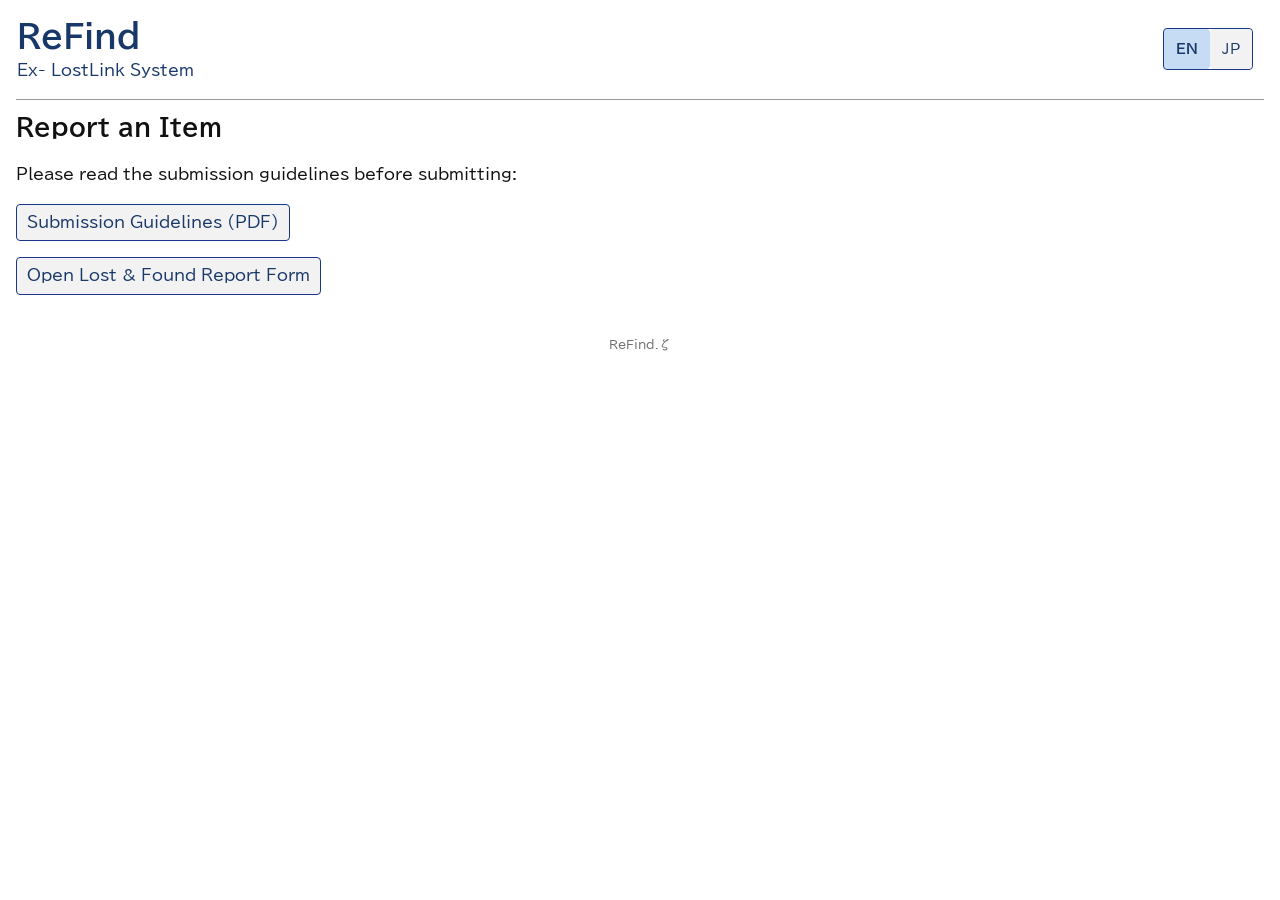
<file: report.html>
<!DOCTYPE html>

<html>

<head>

<meta charset="UTF-8">

<meta name="viewport" content="width=device-width, initial-scale=1.0">
<script src="diagnostics-config.js"></script>
<script src="diagnostics.js"></script>

<title>Report Item - PRJ LostLink</title>
<link rel="icon" type="image/png" href="documents/light.png" media="(prefers-color-scheme: light)">
<link rel="icon" type="image/png" href="documents/dark.png" media="(prefers-color-scheme: dark)">

<link rel="preconnect" href="https://fonts.googleapis.com">
<link rel="preconnect" href="https://fonts.gstatic.com" crossorigin>
<link href="https://fonts.googleapis.com/css2?family=BIZ+UDPGothic:wght@400;700&display=swap" rel="stylesheet">

<style>

    * {
        box-sizing: border-box;
    }

    body {
        margin: 0;
        padding: 16px;
        width: 100%;
        overflow-x: hidden;
        font-family: Arial, sans-serif;
    }

    @media (max-width: 600px) {
        body {
            padding: 12px;
        }
    }

    /* ================================
       TOP BAR
       ================================ */

    .top-bar {
        display: flex;
        justify-content: space-between;
        align-items: center;
        width: 100%;
    }

    .nexus {
        text-align: left;
    }

    .nexus h1 {
        margin: 0;
        line-height: 1.1;
    }

    .nexus p {
        margin: 0;
        line-height: 1.1;
    }

    /* ================================
       LANGUAGE BUTTONS
       ================================ */

    .language-box {
        display: flex;
        border: 1px solid black;
        margin-left: 10px;
        overflow: hidden;
    }

    .language-box button {
        border: none;
        background: white;
        color: black;
        padding: 6px 10px;
        font-size: 14px;
        cursor: pointer;
    }

    .language-box button.selected {
        background: rgba(25, 118, 210, 0.25);
        color: black;
    }

    /* ================================
       VERSION
       ================================ */

    .version-label {
        text-align: center;
        margin-top: 30px;
        padding: 10px;
        font-size: 12px;
        opacity: 0.6;
    }

</style>

<link rel="stylesheet" href="site-theme.css">

</head>

<body>

<!-- ================================
     TOP BAR
     ================================ -->

<div class="top-bar">

<div class="nexus">

    <h1>
        <a id="pageTitle" href="index.html">ReFind</a>
    </h1>

    <p id="subTitle">
        Ex- LostLinkystem
    </p>

</div>

<div class="language-box">

    <button id="enButton"
        onclick="setLanguage('EN')">
        EN
    </button>

    <button id="jpButton"
        onclick="setLanguage('JP')">
        JP
    </button>

</div>

</div>

<hr>

<h2 id="reportTitle">
    Report an Item
</h2>

<p id="guidelineInstruction">
    Please read the submission guidelines before submitting:
</p>

<p>
    <a class="nav-button"
       id="guidelineLink"
       href="documents/LostLink%20NTW%20%E2%80%94%20Submission%20Guidelines.pdf"
       target="_blank"
       rel="noopener noreferrer">
        Submission Guidelines (PDF)
    </a>
</p>

<p>
    <a class="nav-button"
       id="reportFormLink"
       href="https://docs.google.com/forms/d/e/1FAIpQLSdjmCGYl_BlAd7tXyWs6W6go0oQRUPD14rmbxW1Y6hBBtdBGQ/viewform?usp=header"
       target="_blank"
       rel="noopener noreferrer">
        Open Lost &amp; Found Report Form
    </a>
</p>

<div class="version-label">

ReFind.ζ

</div>

<script src="script.js"></script>

</body>

</html>
</file>
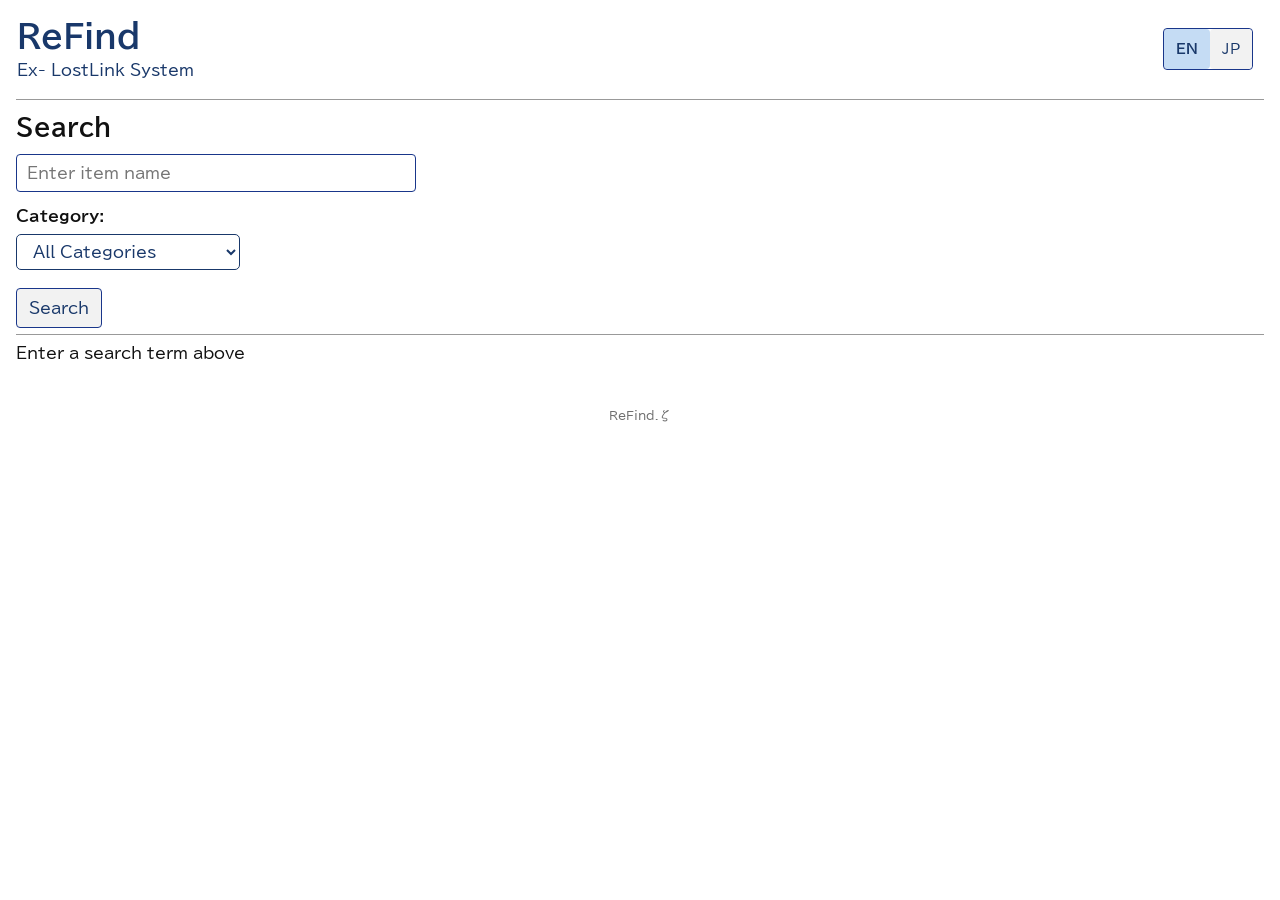
<file: search.html>
<!DOCTYPE html>
<html lang="en">

<head>
    <meta charset="UTF-8">
    <meta name="viewport" content="width=device-width, initial-scale=1.0">
    <script src="diagnostics-config.js"></script>
    <script src="diagnostics.js"></script>
    <title>Search - PRJ LostLink</title>
    <link rel="icon" type="image/png" href="documents/light.png" media="(prefers-color-scheme: light)">
    <link rel="icon" type="image/png" href="documents/dark.png" media="(prefers-color-scheme: dark)">

    <link rel="preconnect" href="https://fonts.googleapis.com">
    <link rel="preconnect" href="https://fonts.gstatic.com" crossorigin>
    <link href="https://fonts.googleapis.com/css2?family=BIZ+UDPGothic:wght@400;700&display=swap" rel="stylesheet">

    <style>
        * {
            box-sizing: border-box;
        }

        body {
            margin: 0;
            padding: 16px;
            width: 100%;
            overflow-x: hidden;
            font-family: Arial, sans-serif;
        }

        @media (max-width: 600px) {
            body {
                padding: 12px;
            }
        }

        /* ================================
           TOP BAR
           ================================ */

        .top-bar {
            display: flex;
            justify-content: space-between;
            align-items: center;
            width: 100%;
        }

        .nexus {
            text-align: left;
        }

        .nexus h1 {
            margin: 0;
            line-height: 1.1;
        }

        .nexus p {
            margin: 0;
            line-height: 1.1;
        }

        /* ================================
           LANGUAGE BUTTONS
           ================================ */

        .language-box {
            display: flex;
            border: 1px solid black;
            margin-left: 10px;
            overflow: hidden;
        }

        .language-box button {
            border: none;
            background: white;
            color: black;
            padding: 6px 10px;
            font-size: 14px;
            cursor: pointer;
        }

        .language-box button.selected {
            background: rgba(25, 118, 210, 0.25);
            color: black;
        }

        /* ================================
           SEARCH
           ================================ */

        #searchBox {
            display: block;
            width: 70%;
            max-width: 400px;
            padding: 10px;
            margin: 8px 0 14px;
            font-size: 16px;
        }

        .latest-filter {
            display: flex;
            align-items: flex-start;
            flex-direction: column;
            gap: 4px;
            margin: 12px 0 18px;
        }

        .latest-filter label {
            font-weight: 600;
        }

        .latest-filter select {
            max-width: 100%;
            padding: 8px 12px;
            border: 1px solid #19386A;
            border-radius: 5px;
            background: white;
            color: #19386A;
            font: inherit;
        }

        #searchButton {
            padding: 10px 16px;
            min-height: 44px;
            font-size: 16px;
            cursor: pointer;
        }

        /* SEARCH RESULTS */
        #results {
            display: grid !important;
            grid-template-columns: repeat(2, minmax(0, 1fr)) !important;
            column-gap: 28px;
            row-gap: 16px;
            align-items: start;
            width: 100%;
            margin-top: 0;
            padding: 0;
        }

        /* Box each search result */
        #results .search-result {
            display: flex;
            flex-direction: column;
            gap: 4px;
            min-width: 0;
            width: 100%;
            padding: 16px;
            border: 1px solid #19386a;
            border-radius: 8px;
            background: #ffffff;
            box-shadow: 0 2px 6px rgba(0, 0, 0, 0.08);
            overflow-wrap: anywhere;
        }

        #results .search-result > * {
            margin: 0;
        }

        #results .search-pagination {
            grid-column: 1 / -1;
        }

        /* Hide existing separators to avoid duplicate lines */
        #results hr {
            display: none !important;
        }

        /* Images */
        #results img {
            max-width: 100%;
            height: auto;
        }

        /* Mobile: one column */
        @media (max-width: 700px) {
            .latest-filter {
                align-items: flex-start;
            }

            .latest-filter select {
                width: min(100%, 400px);
                max-width: 100%;
                min-width: 220px;
            }

            #results {
                grid-template-columns: minmax(0, 1fr) !important;
                column-gap: 0;
            }
        }

        /* ================================
           VERSION
           ================================ */

        .version-label {
            text-align: center;
            margin-top: 30px;
            padding: 10px;
            font-size: 12px;
            opacity: 0.6;
        }
    </style>

    <link rel="stylesheet" href="site-theme.css">
</head>

<body>
    <!-- ================================
         TOP BAR
         ================================ -->

    <div class="top-bar">
        <div class="nexus">
            <h1>
                <a id="pageTitle" href="index.html">ReFind</a>
            </h1>

            <p id="subTitle">
                Ex- LostLink System
            </p>
        </div>

        <div class="language-box">
            <button
                id="enButton"
                type="button"
                onclick="setLanguage('EN')">
                EN
            </button>

            <button
                id="jpButton"
                type="button"
                onclick="setLanguage('JP')">
                JP
            </button>
        </div>
    </div>

    <hr>

    <!-- ================================
         SEARCH
         ================================ -->

    <h2 id="searchTitle">
        Search
    </h2>

    <form id="searchForm">
        <input
            type="text"
            id="searchBox"
            placeholder="Enter item name"
        >

        <div class="latest-filter">
            <label for="categoryFilter" id="categoryLabel">
                Category:
            </label>

            <select id="categoryFilter" onchange="searchItem()">
            <option value="all">All Categories</option>
            <option value="Stationery">Stationery</option>
            <option value="Electronics">Electronics</option>
            <option value="School Supplies">School Supplies</option>
            <option value="Bags & Pouches">Bags &amp; Pouches</option>
            <option value="Clothing & Uniforms">Clothing &amp; Uniforms</option>
            <option value="Everyday Items">Everyday Items</option>
            <option value="Wallets & Cards">Wallets &amp; Cards</option>
            <option value="Keys">Keys</option>
            <option value="Accessories">Accessories</option>
            <option value="Sports Equipment">Sports Equipment</option>
            <option value="Other">Other</option>
            </select>
        </div>

        <button
            type="submit"
            id="searchButton">
            Search
        </button>

        <hr>
    </form>

    <!-- ================================
         SEARCH RESULTS
         ================================ -->

    <div id="results">
        Enter a search term above
    </div>

    <!-- ================================
         SCRIPT
         ================================ -->

    <script>
        document.getElementById("searchForm").addEventListener("submit", function(event) {
            event.preventDefault();
            searchItem();
        });
    </script>

    <script src="script.js?v=20261030-translation-fix"></script>

    <!-- ================================
         VERSION
         ================================ -->

    <div class="version-label">
        ReFind.ζ
    </div>

    <div id="debugPopup" class="debug-popup">
        <div class="debug-header">
            <strong>LostLink Diagnostics</strong>
            <button type="button" id="closeDebug">Close</button>
        </div>
        <div id="translationDebugLog">Diagnostics ready.</div>
    </div>
</body>

</html>
</file>
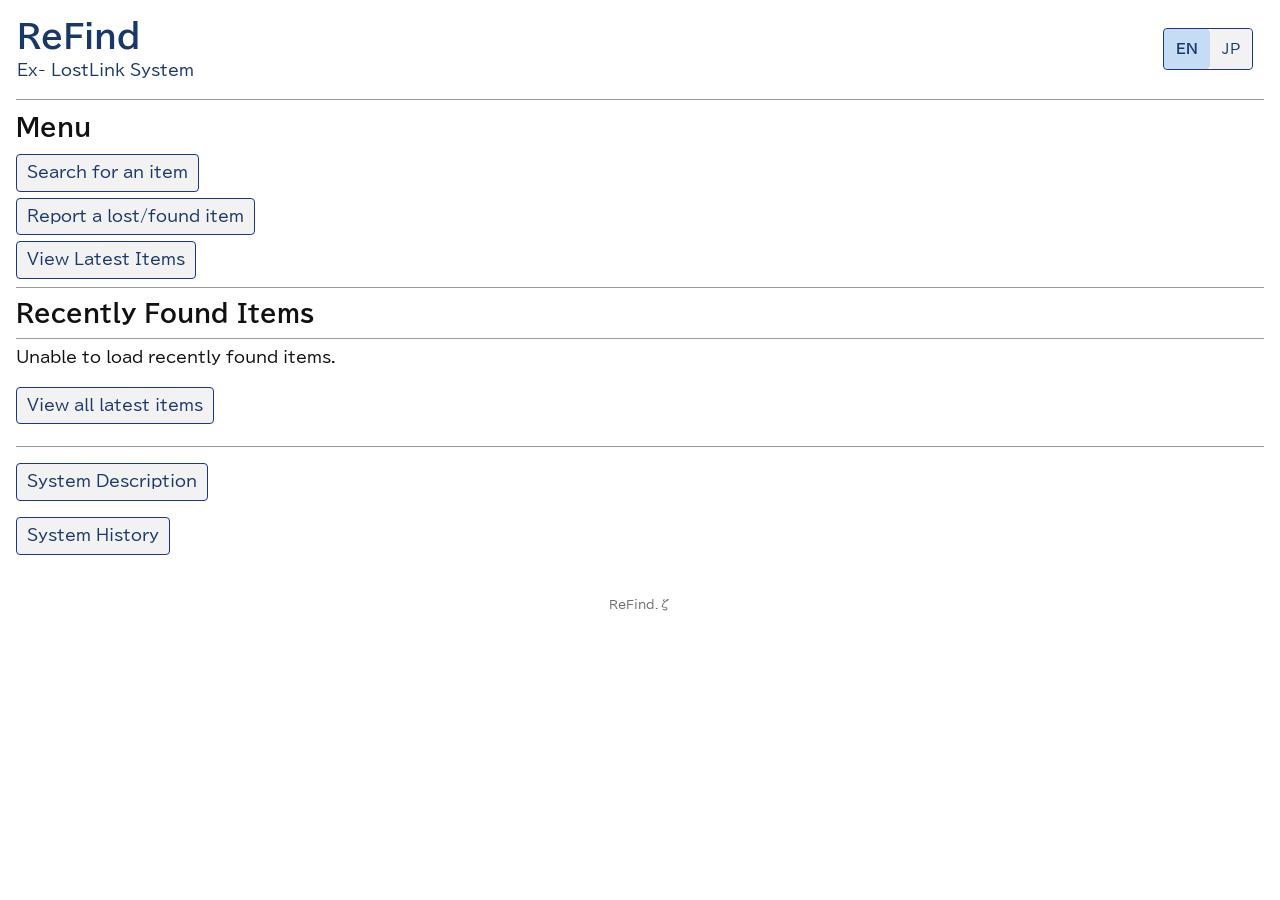
<file: TESTFILE.html>
<!DOCTYPE html>
<html lang="en">

<head>
    <meta charset="UTF-8">
    <meta name="viewport" content="width=device-width, initial-scale=1.0">
    <script src="diagnostics-config.js"></script>
    <script src="diagnostics.js"></script>

    <title>LostLink Network System</title>
    <link rel="icon" type="image/png" href="documents/light.png" media="(prefers-color-scheme: light)">
    <link rel="icon" type="image/png" href="documents/dark.png" media="(prefers-color-scheme: dark)">

    <!-- Universal Design font: BIZ UDPGothic -->
    <link rel="preconnect" href="https://fonts.googleapis.com">
    <link rel="preconnect" href="https://fonts.gstatic.com" crossorigin>
    <link href="https://fonts.googleapis.com/css2?family=BIZ+UDPGothic:wght@400;700&display=swap"
          rel="stylesheet">

    <style>
        /* ==================================================
           LOSTLINK EASY SETTINGS
           Beginner-friendly appearance settings.
           Change the values below to customise the website.
           ================================================== */

        :root {
            
/* TOP BAR */
--top-bar-background: #ffffff;
--top-bar-text: #19386A;
--top-bar-border: #ffffff;


            /* BUTTON COLOURS */
            --button-background: #f2f2f2;
            --button-text: #19386A;
            --button-border: #19368A;
            --button-hover-background: #e0e0e0;

            /* LANGUAGE SELECTION COLOUR */
            --language-selected-background: rgba(25, 118, 210, 0.25);

            /* PAGE COLOURS */
            --page-background: #ffffff;
            --page-text: #111111;

            /* SPACING */
            --page-padding: 16px;
            --page-top-padding: 15px;
            --button-radius: 4px;
        }

        /* ==================================================
           GENERAL PAGE SETTINGS
           ================================================== */

        * {
            box-sizing: border-box;
        }

        html {
            margin: 0;
            padding: 0;
            scroll-behavior: auto;
            overflow-anchor: none;
            overflow-x: hidden;
        }

        body {
            margin: 0;
            padding: var(--page-top-padding) var(--page-padding) var(--page-padding);
            width: 100%;
            min-height: 100vh;
            overflow-x: hidden;
            overflow-y: auto;

            font-family: "BIZ UDPGothic", "Yu Gothic UI",
                         "Meiryo", sans-serif;
            text-align: left;
            color: var(--page-text);
            background: var(--page-background);
            line-height: 1.6;
        }

        button,
        a,
        input,
        select,
        textarea {
            font-family: inherit;
        }

        a {
            color: inherit;
        }

        a:focus-visible,
        button:focus-visible {
            outline: 3px solid #1976d2;
            outline-offset: 3px;
        }

        hr {
            border: 0;
            border-top: 1px solid #999999;
            margin: 6px 0;
        }

        h2 {
            margin-top: 8px;
            margin-bottom: 6px;
        }

        #recentTitle {
            margin-top: 8px;
            margin-bottom: 4px;
        }

        /* ==================================================
           TOP BAR
           Change its colours in LOSTLINK EASY SETTINGS.
           ================================================== */

        .top-bar {
            display: flex;
            justify-content: space-between;
            align-items: center;
            gap: 12px;
            width: 100%;

            padding: 0 10px 10px 0;
            color: var(--top-bar-text);
            background: var(--top-bar-background);
            border: 1px solid var(--top-bar-border);
            border-radius: var(--button-radius);
        }

        .nexus {
            text-align: left;
            min-width: 0;
        }

        .nexus h1 {
            margin: 0;
            line-height: 1.3;
            overflow-wrap: anywhere;
            font-weight: 2000;
        
        }

        .nexus p {
            margin: 0;
            line-height: 1.5;
        }

        /* ==================================================
           LANGUAGE BUTTONS
           ================================================== */

        .language-box {
            display: flex;
            flex-shrink: 0;
            border: 1px solid var(--button-border);
            border-radius: var(--button-radius);
            margin-left: 10px;
            overflow: hidden;
        }

        .language-box button {
            border: none;
            background: var(--button-background);
            color: var(--button-text);
            padding: 8px 12px;
            font-size: 14px;
            cursor: pointer;
            min-height: 40px;
        }

        .language-box button.selected {
            background: var(--language-selected-background);
            color: var(--button-text);
            font-weight: 700;
        }

        .language-box button:hover {
            background: var(--button-hover-background);
        }

        .language-box button.selected:hover {
            background: var(--language-selected-background);
        }

        /* ==================================================
           NAVIGATION BUTTONS
           Links remain real links for accessibility.
           Their appearance is changed to buttons.
           ================================================== */

        .menu-list {
            display: flex;
            flex-direction: column;
            align-items: flex-start;
            gap: 6px;
            margin: 8px 0;
        }

        .nav-button {
            display: inline-flex;
            align-items: center;
            justify-content: flex-start;

            min-height: 25px;
            max-width: 100%;
            padding: 5px 10px;

            background: var(--button-background);
            color: var(--button-text);
            border: 1px solid var(--button-border);
            border-radius: var(--button-radius);

            text-decoration: none;
            overflow-wrap: anywhere;
            cursor: pointer;
            transition: background-color 0.15s ease;
        }

        .nav-button:hover {
            background: var(--button-hover-background);
            text-decoration: underline;
        }

        /* ==================================================
           RECENT ITEMS
           Keep these styles compatible with script.js.
           ================================================== */

        #latestItems {
            width: 100%;
            overflow-wrap: anywhere;
        }

        #latestItems img {
            max-width: 100%;
            height: auto;
        }

        #loadingText {
            opacity: 0.7;
        }

        /* ==================================================
           VERSION LABEL
           ================================================== */

        .version-label {
            text-align: center;
            margin-top: 30px;
            padding: 10px;
            font-size: 12px;
            opacity: 0.6;
        }

        /* ==================================================
           MOBILE LAYOUT
           ================================================== */

        @media (max-width: 600px) {
            :root {
                --page-padding: 12px;
            }

            .top-bar {
                gap: 8px;
                padding: 0 8px 8px 0;
            }

            .nexus h1 {
                font-size: 1.5rem;
            }

            .nexus p {
                font-size: 0.9rem;
            }

            .language-box {
                margin-left: 0;
            }

            .language-box button {
                padding: 8px 10px;
            }

            .nav-button {
                width: 100%;
            }
        }

        /* Respect users who prefer reduced motion. */
        @media (prefers-reduced-motion: reduce) {
            *,
            *::before,
            *::after {
                transition-duration: 0.01ms !important;
                scroll-behavior: auto !important;
            }
        }
    </style>

    <link rel="stylesheet" href="site-theme.css">

    <script>
        // Prevent the browser from restoring an old scroll position.
        if ("scrollRestoration" in history) {
            history.scrollRestoration = "manual";
        }
    </script>
</head>

<body>

    <!-- TOP BAR -->
    <header class="top-bar">

        <div class="nexus">
            <h1><a href="index.html">ReFind</a></h1>
            <p id="subTitle">Ex- LostLink System</p>
        </div>

        <div class="language-box" aria-label="Language selection">
            <button
                type="button"
                id="enButton"
                onclick="setLanguage('EN')"
                aria-label="Switch to English">
                EN
            </button>

            <button
                type="button"
                id="jpButton"
                onclick="setLanguage('JP')"
                aria-label="日本語に切り替え">
                JP
            </button>
        </div>

    </header>

    <hr>

    <!-- MAIN MENU -->
    <main>

       <h2 id="menuTitle">Menu</h2>

        <nav class="menu-list" aria-label="Main menu">
            <a class="nav-button" href="search.html" id="menuSearch">
                Search for an item
            </a>

            <a class="nav-button" href="report.html" id="menuReport">
                Report a lost/found item
            </a>

            <a class="nav-button" href="latest.html" id="menuLatest">
                View Latest Items
            </a>
        </nav>

        <hr>

        <!-- RECENTLY FOUND ITEMS -->
        <section class="recent-items-section" aria-labelledby="recentTitle">
            <h2 id="recentTitle">Recently Found Items</h2>

            <hr>

            <div id="latestItems">
                <p id="loadingText" role="status" aria-live="polite">
                    Loading...
                </p>
            </div>

            <p>
                <a class="nav-button" href="latest.html" id="viewAllLink">
                    View all latest items →
                </a>
            </p>
        </section>

        <hr id="recentItemsDivider">

        <!-- INFORMATION LINKS -->
        <section aria-label="System information">
            <p>
                <a class="nav-button" href="DEV.html" id="systemDescLink">
                    System Description
                </a>
            </p>

            <p>
                <a class="nav-button" href="Histry.html" id="systemHistoryLink">
                    System History
                </a>
            </p>

        </section>

    </main>

    <footer class="version-label">
        ReFind.ζ
    </footer>

    <!-- Existing website functionality -->
    <script src="script.js"></script>

</body>
</html>
</file>
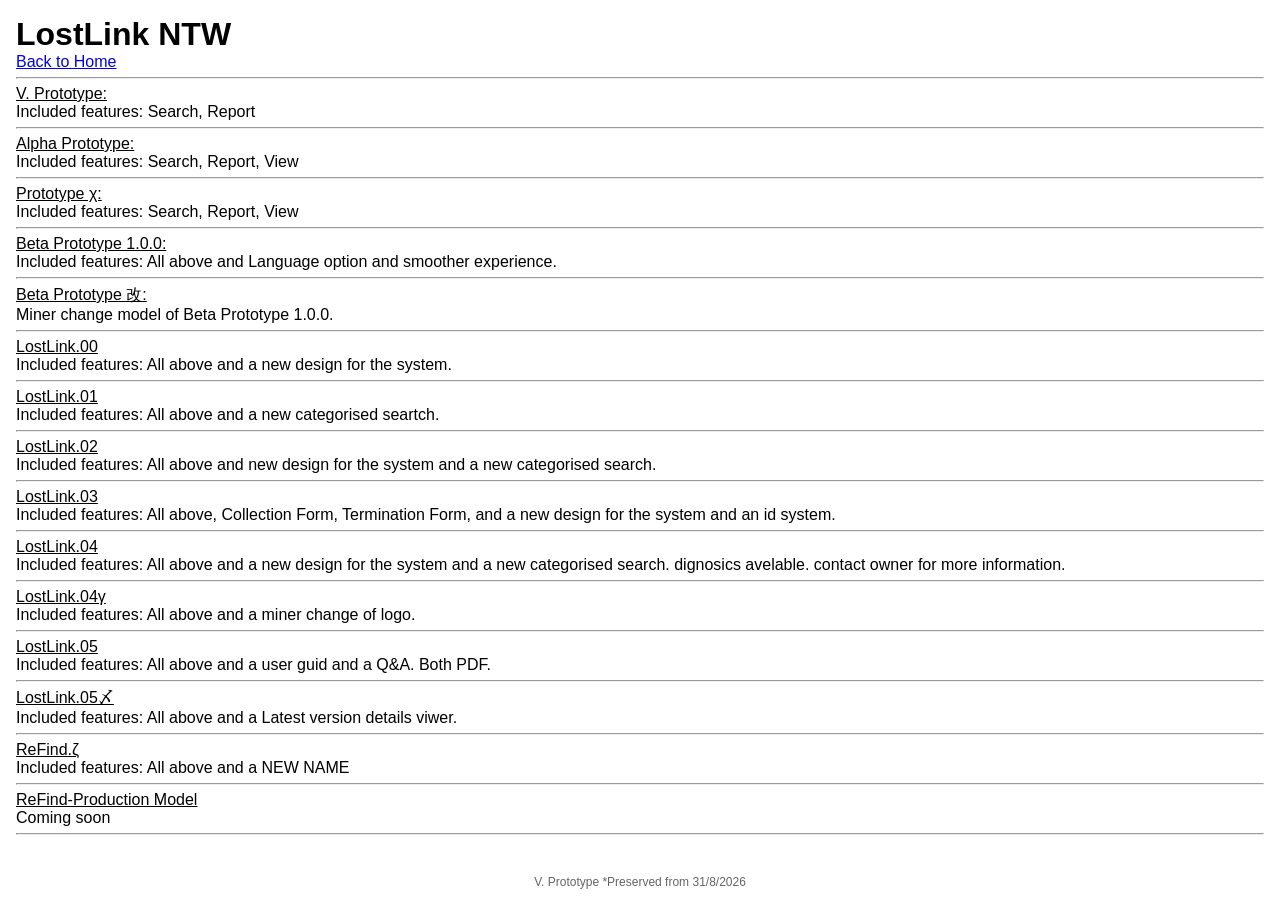
<file: TESTFILE2.html>
<!DOCTYPE html>

<html>

<head>

<meta name="viewport" content="width=device-width, initial-scale=1.0">
<script src="diagnostics-config.js"></script>
<script src="diagnostics.js"></script>

<title>LostLink Network System</title>
<link rel="icon" type="image/png" href="documents/light.png" media="(prefers-color-scheme: light)">
<link rel="icon" type="image/png" href="documents/dark.png" media="(prefers-color-scheme: dark)">

<style>

    * {
        box-sizing: border-box;
    }

    html {
        scroll-behavior: auto;
        overflow-anchor: none;
    }

    body {
        margin: 0;
        padding: 16px;
        width: 100%;
        overflow-x: hidden;
        font-family: Arial, sans-serif;
    }

    @media (max-width: 600px) {
        body {
            padding: 12px;
        }
    }

    h1 {
        margin-top: 0;
        margin-bottom: 0;
    }

    .version-label {
        text-align: center;
        margin-top: 30px;
        padding: 10px;
        font-size: 12px;
        opacity: 0.6;
    }

    .info-group p {
        margin: 0;
    }

    hr {
        margin: 6px 0;
    }

</style>

<script>

    // Prevent mobile browsers from restoring an old scroll position
    if ("scrollRestoration" in history) {
        history.scrollRestoration = "manual";
    }

</script>

</head>

<body>

<h1>LostLink NTW</h1>

    <a href="index.html">Back to Home</a>

    <hr>

<div class="info-group">

        <p>
            <u>V. Prototype:</u>
        </p>

        <p>
            Included features: Search, Report
        </p>

    </div>

    <hr>

    <div class="info-group">

        <p>
            <u>Alpha Prototype:</u>
        </p>

        <p>
            Included features: Search, Report, View
        </p>

    </div>

    <hr>

    <div class="info-group">

        <p>
            <u>Prototype χ:</u>
        </p>

        <p>
            Included features: Search, Report, View
        </p>

    </div>

    <hr>

    <div class="info-group">

        <p>
            <u>Beta Prototype 1.0.0:</u>
        </p>

        <p>
            Included features: All above and Language option and smoother experience.
        </p>

    </div>

    <hr>


     <div class="info-group">

        <p>
            <u>Beta Prototype 改:</u>
        </p>

        <p>
            Miner change model of Beta Prototype 1.0.0.
        </p>

    </div>

    <hr>

<div class="info-group">

        <p>
            <u>LostLink.00</u>
        </p>

        <p>
            Included features: All above and a new design for the system.
        </p>

    </div>

    <hr>

    <div class="info-group">

        <p>
            <u>LostLink.01</u>
        </p>

        <p>
            Included features: All above and a new categorised seartch.
        </p>

    </div>

    <hr>

    <div class="info-group">

        <p>
            <u>LostLink.02</u>
        </p>

        <p>
            Included features: All above and new design for the system and a new categorised search.
        </p>

    </div>

    <hr>

    <div class="info-group">

        <p>
            <u>LostLink.03</u>
        </p>

        <p>
            Included features: All above, Collection Form, Termination Form, and a new design for the system and an id system.
        </p>

    </div>

    <hr>

    <div class="info-group">

        <p>
            <u>LostLink.04</u>
        </p>

        <p>
            Included features: All above and a new design for the system and a new categorised search. dignosics avelable. contact owner for more information.
        </p>

    </div>

    <hr>

    <div class="info-group">

        <p>
            <u>LostLink.04γ</u>
        </p>

        <p>
            Included features: All above and a miner change of logo.
        </p>

    </div>

    <hr>

    <div class="info-group">

        <p>
            <u>LostLink.05</u>
        </p>

        <p>
            Included features: All above and a user guid and a Q&A. Both PDF.
        </p>

    </div>

    <hr>

    <div class="info-group">

        <p>
            <u>LostLink.05〆</u>
        </p>

        <p>
            Included features: All above and a Latest version details viwer.
        </p>

    </div>

    <hr>

    <div class="info-group">

        <p>
            <u>ReFind.ζ</u>
        </p>

        <p>
            Included features: All above and a NEW NAME
        </p>

    </div>

    <hr>
    

    <div class="info-group">

        <p>
            <u>ReFind-Production Model</u>
        </p>

        <p>
            Coming soon
        </p>

    </div>

<hr>

<div class="version-label">
   V. Prototype *Preserved from 31/8/2026
</div>

<script src="script.js"></script>

<script>

    // Force the homepage to the top after everything has loaded
    window.addEventListener("load", function () {

        setTimeout(function () {

            window.scrollTo(0, 0);

        }, 100);

    });

</script>

</body>

</html>
</file>
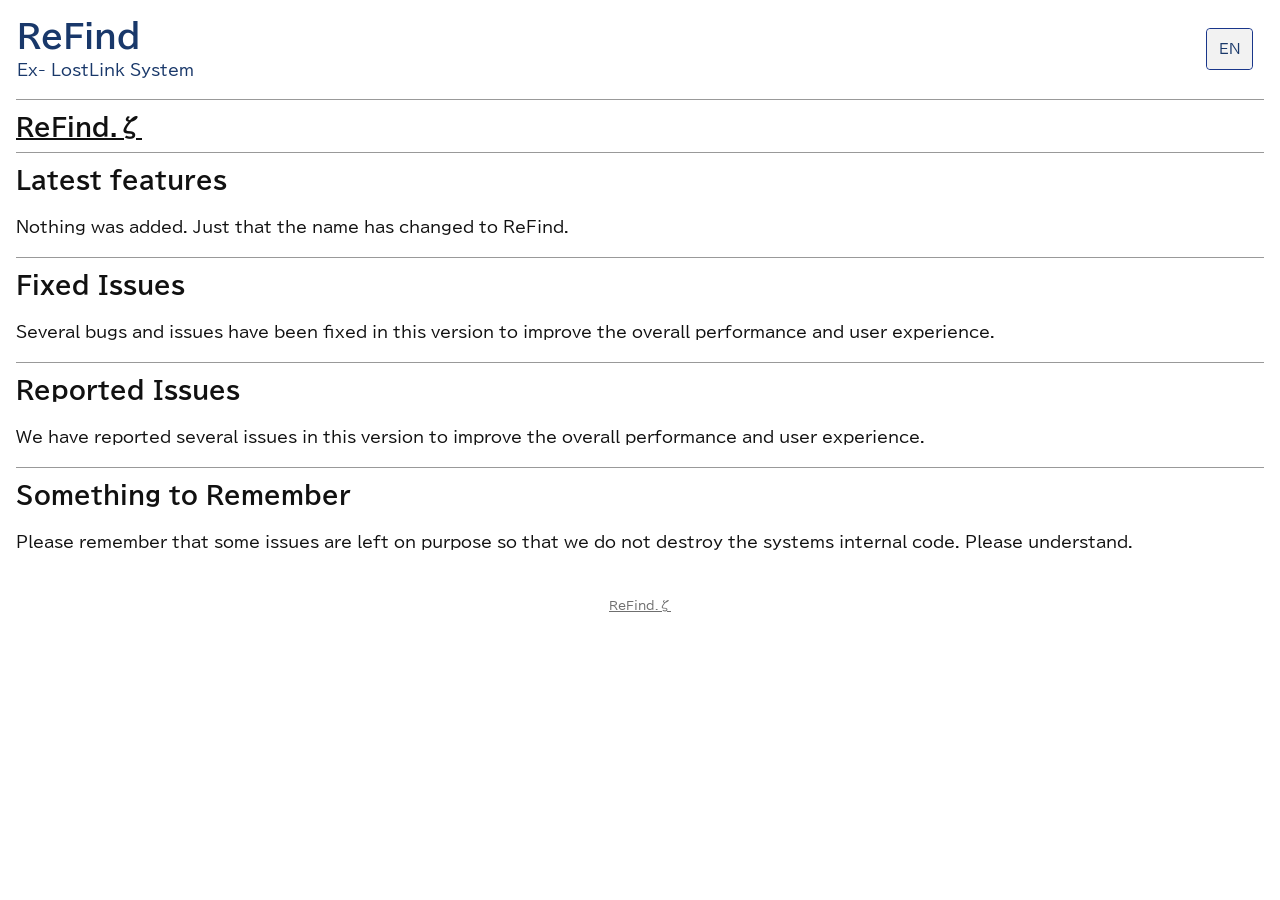
<file: TESTFILE3.html>
<!DOCTYPE html>
<html lang="en">

<head>
    <meta charset="UTF-8">
    <meta name="viewport" content="width=device-width, initial-scale=1.0">
    <script src="diagnostics-config.js"></script>
    <script src="diagnostics.js"></script>
    <title>Feedback - LostLink NTW</title>
    <link rel="icon" type="image/png" href="documents/light.png" media="(prefers-color-scheme: light)">
    <link rel="icon" type="image/png" href="documents/dark.png" media="(prefers-color-scheme: dark)">

    <link rel="preconnect" href="https://fonts.googleapis.com">
    <link rel="preconnect" href="https://fonts.gstatic.com" crossorigin>
    <link href="https://fonts.googleapis.com/css2?family=BIZ+UDPGothic:wght@400;700&display=swap" rel="stylesheet">
    <link rel="stylesheet" href="site-theme.css">
</head>

<body>
    <header class="top-bar">
        <div class="nexus">
            <h1>
                <a id="pageTitle" href="index.html">ReFind</a>
            </h1>
            <p id="subTitle">Ex- LostLink System</p>
        </div>

        <div class="language-box" aria-label="Language selection">
            <button
                type="button"
                id="enButton"
                onclick="setLanguage('EN')"
                aria-label="Switch to English">
                EN
            </button>
        </div>
    </header>

    <hr>

    <main>
        <u><h2>ReFind.ζ</h2></u>

        <hr>

        <h2 id="versiontitle1">Latest features</h2>

        <p id="versiondescription1">
            Nothing was added. Just that the name has changed to ReFind.
        </p>

        <hr>

        <h2 id="versiontitle2">Fixed Issues</h2>
        
        <p id="versiondescription2">
            Several bugs and issues have been fixed in this version to improve the overall performance and user experience.
        </p>

        <hr>

        <h2 id="versiontitle3">Reported Issues</h2>
        
        <p id="versiondescription3">
            We have reported several issues in this version to improve the overall performance and user experience.
        </p>

        <hr>

        <h2 id="versiontitle4">Something to Remember</h2>
        <p id="versiondescription4">
            Please remember that some issues are left on purpose so that we do not destroy the systems internal code. Please understand.
        </p>
        
    </main>

    <footer class="version-label">
        <a href="TTAPK.html">ReFind.ζ</a>
    </footer>

    <script src="script.js"></script>
</body>

</html>
</file>
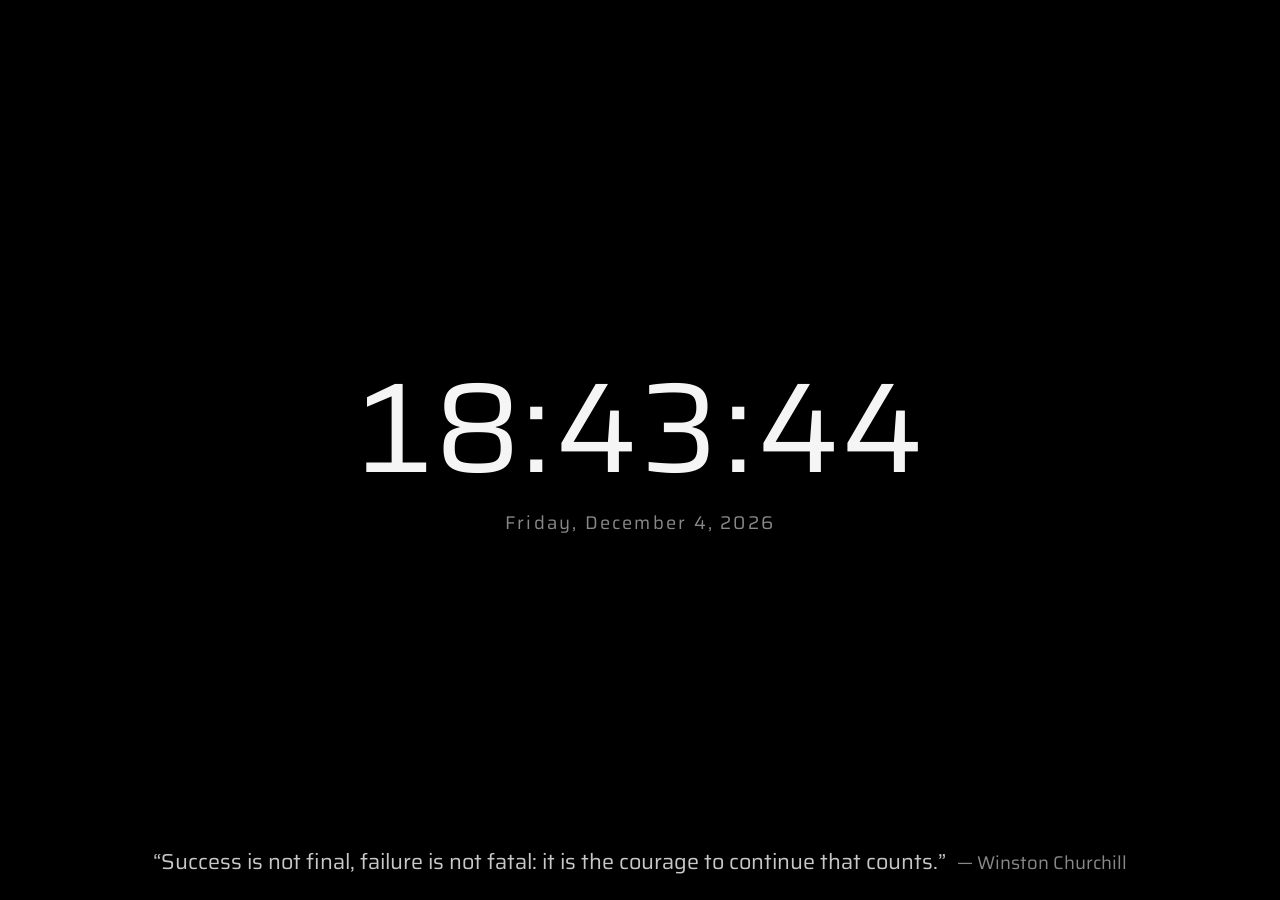
<file: TTAPK.html>
<!doctype html>
<html lang="en">
<head>
<meta charset="utf-8">
<meta name="viewport" content="width=device-width, initial-scale=1.0, viewport-fit=cover">
<meta name="theme-color" content="#000000">
<meta name="apple-mobile-web-app-capable" content="yes">
<meta name="apple-mobile-web-app-status-bar-style" content="black-translucent">
<title>Clock</title>
<link rel="manifest" href="./TTAPK-manifest.json">
<link rel="preconnect" href="https://fonts.googleapis.com">
<link rel="preconnect" href="https://fonts.gstatic.com" crossorigin>
<link href="https://fonts.googleapis.com/css2?family=Saira:wght@400&display=swap" rel="stylesheet">
<style>

    /* Adjust these values to change the clock's position and appearance. */

    :root {

      --background: #000;

      --clock-color: #f5f5f5;

      --date-color: #888;

      --clock-size: clamp(3rem, 11vw, 8rem);

      --date-size: clamp(0.9rem, 2vw, 1.15rem);

      --quote-size: clamp(1rem, 2.2vw, 1.35rem);

      --clock-offset-x: 0px;

      --clock-offset-y: 0px;

      --date-gap: 1rem;

      --quote-bottom: 1.5rem;

      --quote-color: #c8c8c8;

      --quote-author-color: #888;

    }

    :root {
      color-scheme: dark;
    }
 
    * {

      box-sizing: border-box;

    }
 
    html,

    body {

      width: 100%;

      min-height: 100%;

      margin: 0;

    }
 
    body {

      min-height: 100vh;
      min-height: 100svh;
      overflow: hidden;
      background: var(--background);
      color: var(--clock-color);
      font-family: "Saira", sans-serif;
      touch-action: manipulation;

    }
 
    .clock-stack {

      position: absolute;

      top: calc(50% + (env(safe-area-inset-top, 0px) - env(safe-area-inset-bottom, 0px)) / 2 + var(--clock-offset-y));
      left: calc(50% + var(--clock-offset-x));

      display: flex;

      flex-direction: column;

      align-items: center;

      width: min(92vw, 60rem);

      transform: translate(-50%, -50%);

      text-align: center;

    }
 
    .time {

      font-size: var(--clock-size);

      font-variant-numeric: tabular-nums;

      font-weight: 400;

      letter-spacing: 0.04em;

      line-height: 1;

      white-space: nowrap;

    }
 
    .date {

      margin-top: var(--date-gap);

      color: var(--date-color);

      font-size: var(--date-size);

      letter-spacing: 0.12em;

    }
 
    .quote {

      position: fixed;

      bottom: calc(var(--quote-bottom) + env(safe-area-inset-bottom, 0px));

      left: env(safe-area-inset-left, 0px);

      width: calc(100% - env(safe-area-inset-left, 0px) - env(safe-area-inset-right, 0px));
      overflow-x: auto;
      scrollbar-width: none;
    }

    .install-hint {
      position: fixed;
      z-index: 1;
      top: calc(0.75rem + env(safe-area-inset-top, 0px));
      left: calc(0.75rem + env(safe-area-inset-left, 0px));
      right: calc(0.75rem + env(safe-area-inset-right, 0px));
      display: none;
      align-items: center;
      justify-content: space-between;
      gap: 0.75rem;
      padding: 0.75rem 1rem;
      border: 1px solid #444;
      border-radius: 0.75rem;
      background: #000;
      color: #f5f5f5;
      font: 0.9rem/1.4 system-ui, sans-serif;
    }

    .install-hint.is-visible {
      display: flex;
    }

    .install-hint button {
      flex: 0 0 auto;
      border: 0;
      padding: 0.25rem 0.5rem;
      background: transparent;
      color: inherit;
      font: inherit;
      cursor: pointer;
    }

    @media (display-mode: standalone) {
      .install-hint {
        display: none !important;
      }
    }
 
    .quote-text {

      width: max-content;

      margin: 0 auto;

      padding: 0 1rem;

      color: var(--quote-color);

      font-size: var(--quote-size);

      line-height: 1.4;

      white-space: nowrap;

    }
 
    .quote-author {

      display: inline;

      margin-left: 0.55em;

      color: var(--quote-author-color);

      font-size: var(--date-size);

    }
 
    .quote-author::before {

      content: "— ";

    }
 
    .quote::-webkit-scrollbar {

      display: none;

    }
 
    @media (orientation: landscape) and (min-width: 768px) and (max-width: 1100px) {

      :root {

        --clock-size: clamp(4.5rem, 10vw, 6.5rem);

        --date-size: 1rem;

        --quote-size: 0.95rem;

        --quote-bottom: 1rem;

      }

    }
</style>
</head>
<body>
<aside class="install-hint" id="install-hint" aria-label="Add Clock to Home Screen">
<span>For a fullscreen experience, tap Share &gt; Add to Home Screen.</span>
<button type="button" id="dismiss-install-hint" aria-label="Dismiss install hint">Dismiss</button>
</aside>
<main class="clock-stack" aria-label="Local time and date">
<time class="time" id="clock" aria-label="Current local time"></time>
<time class="date" id="date"></time>
</main>
<footer class="quote" aria-live="polite">
<p class="quote-text" id="quote-text"><span id="quote-content"></span><span class="quote-author" id="quote-author"></span></p>
</footer>
 
  <script>

    const clockElement = document.getElementById("clock");

    const dateElement = document.getElementById("date");

    const quoteTextElement = document.getElementById("quote-content");
    const quoteAuthorElement = document.getElementById("quote-author");
    const installHintElement = document.getElementById("install-hint");
    const standaloneQuery = window.matchMedia("(display-mode: standalone)");

    function shouldShowInstallHint() {
      const isStandalone = navigator.standalone === true || standaloneQuery.matches;
      const isIPad = /iPad/.test(navigator.userAgent) ||
        (navigator.platform === "MacIntel" && navigator.maxTouchPoints > 1);
      const isSafari = /Safari/.test(navigator.userAgent) &&
        !/CriOS|FxiOS|EdgiOS|OPiOS|Chrome|Chromium|Android/.test(navigator.userAgent);

      return isIPad && isSafari && !isStandalone;
    }

    if (shouldShowInstallHint()) {
      installHintElement.classList.add("is-visible");
    }

    document.getElementById("dismiss-install-hint").addEventListener("click", () => {
      installHintElement.classList.remove("is-visible");
    });
 
    const quotes = [

      {

        text: "“We must all suffer one of two things: the pain of discipline or the pain of regret.”",

        author: "Jim Rohn"

      },

      {

        text: "“Don’t look back—you’re not going that way.”",

        author: "Mary Engelbreit"

      },

      {

        text: "“In the end, we only regret the chances we didn’t take.”",

        author: "Lewis Carroll"

      },

      {

        text: "“Kōkai saki ni tatazu”\nRegret never stands ahead.",

        author: "Japanese proverb"

      },

      {

        text: "“We must embrace pain and burn it as fuel for our journey.”",

        author: "Kenji Miyazawa"

      },

      {

        text: "“Believe you can and you're halfway there.”",

        author: "Theodore Roosevelt"

      },

      {

        text: "“Success is not final, failure is not fatal: it is the courage to continue that counts.”",

        author: "Winston Churchill"

      },

      {

        text: "“Life is like riding a bicycle. To keep your balance, you must keep moving.”",

        author: "Albert Einstein"

      },

      {

        text: "“It always seems impossible until it's done.”",

        author: "Nelson Mandela"

      },

      {

        text: "“A journey of a thousand miles begins with a single step.”",

        author: "Lao Tzu"

      }

    ];
 
    const quoteInterval = 10 * 60 * 1000;
 
    const timeFormatter = new Intl.DateTimeFormat(undefined, {

      hour: "2-digit",

      minute: "2-digit",

      second: "2-digit",

      hourCycle: "h23"

    });
 
    const dateFormatter = new Intl.DateTimeFormat(undefined, {

      weekday: "long",

      year: "numeric",

      month: "long",

      day: "numeric"

    });
 
    function updateClock() {

      const now = new Date();

      clockElement.dateTime = now.toISOString();

      clockElement.textContent = timeFormatter.format(now);

      dateElement.dateTime = now.toISOString().slice(0, 10);

      dateElement.textContent = dateFormatter.format(now);

    }
 
    function updateQuote() {

      const now = Date.now();

      const intervalIndex = Math.floor(now / quoteInterval);

      const quote = quotes[intervalIndex % quotes.length];
 
      quoteTextElement.textContent = quote.text;

      quoteAuthorElement.textContent = quote.author;
 
      window.setTimeout(updateQuote, quoteInterval - (now % quoteInterval));

    }
 
    function toggleFullscreen() {

      const root = document.documentElement;

      const isFullscreen = document.fullscreenElement || document.webkitFullscreenElement;

      const action = isFullscreen

        ? document.exitFullscreen || document.webkitExitFullscreen

        : root.requestFullscreen || root.webkitRequestFullscreen;

      const target = isFullscreen ? document : root;
 
      if (!action) {

        console.warn("Fullscreen mode is not supported by this browser.");

        return;

      }
 
      const result = action.call(target);

      if (result && typeof result.catch === "function") {

        result.catch(error => console.error("Could not change fullscreen mode:", error));

      }

    }
 
    updateClock();

    window.setInterval(updateClock, 1000);

    updateQuote();
 
    document.addEventListener("dblclick", toggleFullscreen);

    document.addEventListener("keydown", event => {

      if (event.key.toLowerCase() === "f" && !event.altKey && !event.ctrlKey && !event.metaKey) {

        event.preventDefault();

        toggleFullscreen();

      }

    });
</script>
</body>
</html>
</file>
<file: site-theme.css>
* {
    box-sizing: border-box;
}

html {
    margin: 0;
    padding: 0;
    scroll-behavior: auto;
    overflow-anchor: none;
    overflow-x: hidden;
}

body {
    margin: 0;
    padding: var(--page-top-padding, 15px) var(--page-padding, 16px) var(--page-padding, 16px);
    width: 100%;
    min-height: 100vh;
    overflow-x: hidden;
    overflow-y: auto;
    font-family: "BIZ UDPGothic", "Yu Gothic UI", "Meiryo", Arial, sans-serif;
    text-align: left;
    color: var(--page-text, #111111);
    background: var(--page-background, #ffffff);
    line-height: 1.6;
}

button,
a,
input,
select,
textarea {
    font-family: inherit;
}

a {
    color: inherit;
}

a:focus-visible,
button:focus-visible,
input:focus-visible {
    outline: 3px solid #1976d2;
    outline-offset: 3px;
}

hr {
    border: 0;
    border-top: 1px solid #999999;
    margin: 6px 0;
}

h2 {
    margin-top: 8px;
    margin-bottom: 6px;
}

#recentTitle {
    margin-top: 0;
    margin-bottom: 6px;
}

.recent-items-section {
    display: flow-root;
}

#latestItems {
    min-height: 1.6em;
}

#recentItemsDivider {
    display: block;
    clear: both;
    width: 100%;
    margin: 6px 0;
}

.top-bar {
    display: flex;
    justify-content: space-between;
    align-items: center;
    gap: 12px;
    width: 100%;
    padding: 0 10px 10px 0;
    color: var(--top-bar-text, #19386a);
    background: var(--top-bar-background, #ffffff);
    border: 1px solid var(--top-bar-border, #ffffff);
    border-radius: var(--button-radius, 4px);
}

.nexus {
    min-width: 0;
    text-align: left;
}

.nexus h1 {
    margin: 0;
    line-height: 1.3;
    overflow-wrap: anywhere;
    font-weight: 700;
}

.nexus h1 a {
    color: inherit;
    text-decoration: none;
}

.nexus h1 a:hover {
    text-decoration: underline;
}

.nexus p {
    margin: 0;
    line-height: 1.5;
}

.language-box {
    display: flex;
    flex-shrink: 0;
    margin-left: 10px;
    overflow: hidden;
    border: 1px solid var(--button-border, #19368a);
    border-radius: var(--button-radius, 4px);
}

.language-box button,
button {
    min-height: 40px;
    padding: 8px 12px;
    color: var(--button-text, #19386a);
    background: var(--button-background, #f2f2f2);
    border: 1px solid var(--button-border, #19368a);
    border-radius: var(--button-radius, 4px);
    cursor: pointer;
}

.language-box button {
    border: 0;
    font-size: 14px;
}

.language-box button.selected {
    color: var(--button-text, #19386a);
    background: var(--language-selected-background, rgba(25, 118, 210, 0.25));
    font-weight: 700;
}

.language-box button:hover,
button:hover {
    background: var(--button-hover-background, #e0e0e0);
}

.language-box button.selected:hover {
    background: var(--language-selected-background, rgba(25, 118, 210, 0.25));
}

.menu-list {
    display: flex;
    flex-direction: column;
    align-items: flex-start;
    gap: 6px;
    margin: 8px 0;
}

.nav-button {
    display: inline-flex;
    align-items: center;
    justify-content: flex-start;
    min-height: 34px;
    max-width: 100%;
    padding: 5px 10px;
    color: var(--button-text, #19386a);
    background: var(--button-background, #f2f2f2);
    border: 1px solid var(--button-border, #19368a);
    border-radius: var(--button-radius, 4px);
    text-decoration: none;
    overflow-wrap: anywhere;
    cursor: pointer;
    transition: background-color 0.15s ease;
}

.nav-button:hover {
    background: var(--button-hover-background, #e0e0e0);
    text-decoration: underline;
}

#searchBox {
    width: 70%;
    max-width: 400px;
    padding: 10px;
    margin-bottom: 10px;
    color: var(--page-text, #111111);
    background: var(--page-background, #ffffff);
    border: 1px solid var(--button-border, #19368a);
    border-radius: var(--button-radius, 4px);
    font-size: 16px;
}

#searchButton {
    min-height: 40px;
    padding: 8px 12px;
}

#latestItems,
#allLatestItems,
#results {
    width: 100%;
    overflow-wrap: anywhere;
}

/* Latest items use the same responsive card layout as search results */
#allLatestItems {
    display: grid;
    grid-template-columns: repeat(2, minmax(0, 1fr));
    column-gap: 28px;
    row-gap: 16px;
    align-items: start;
}

#allLatestItems .latest-item {
    min-width: 0;
    padding: 16px;
    margin: 0;
    border: 1px solid #19386a;
    border-radius: 8px;
    background: #ffffff;
    box-shadow: 0 2px 6px rgba(0, 0, 0, 0.08);
    overflow-wrap: anywhere;
}

.item-id {
    margin: 0;
    color: #19386a;
    font-size: 12px;
    font-weight: 600;
}

#allLatestItems hr {
    display: none;
}

#allLatestItems > div[style] {
    grid-column: 1 / -1;
}

#latestItems {
    display: grid;
    grid-template-columns: repeat(2, minmax(0, 1fr));
    column-gap: 28px;
    row-gap: 16px;
    align-items: start;
}

#latestItems > div {
    min-width: 0;
    padding: 16px;
    margin: 0;
    border: 1px solid #19386a;
    border-radius: 8px;
    background: #ffffff;
    box-shadow: 0 2px 6px rgba(0, 0, 0, 0.08);
    overflow-wrap: anywhere;
}

#latestItems hr {
    display: none;
}

#latestItems > p {
    grid-column: 1 / -1;
}

@media (max-width: 700px) {
    #latestItems {
        grid-template-columns: minmax(0, 1fr);
        column-gap: 0;
    }

    #allLatestItems {
        grid-template-columns: minmax(0, 1fr);
        column-gap: 0;
    }
}

#latestItems img,
#allLatestItems img {
    max-width: 100%;
    height: auto;
}

#loadingText {
    opacity: 0.7;
}

.debug-popup {
    display: none;
    position: fixed;
    top: 50%;
    left: 50%;
    transform: translate(-50%, -50%);
    width: min(90%, 450px);
    max-height: 70vh;
    overflow-y: auto;
    background: white;
    color: #222;
    border: 1px solid #ccc;
    border-radius: 10px;
    padding: 16px;
    z-index: 999999;
    box-shadow: 0 5px 25px rgba(0, 0, 0, 0.25);
    font-size: 13px;
}

.debug-popup.active {
    display: block;
}

.debug-header {
    display: flex;
    justify-content: space-between;
    align-items: center;
    margin-bottom: 12px;
}

#translationDebugLog {
    overflow-wrap: anywhere;
    white-space: pre-wrap;
}

.info-group p {
    margin: 0;
}

.info-group + .info-group {
    margin-top: 15px;
}

.version-label {
    margin-top: 30px;
    padding: 10px;
    text-align: center;
    font-size: 12px;
    opacity: 0.6;
}

@media (max-width: 600px) {
    :root {
        --page-padding: 12px;
    }

    .top-bar {
        gap: 8px;
        padding: 0 8px 8px 0;
    }

    .nexus h1 {
        font-size: 1.5rem;
    }

    .nexus p {
        font-size: 0.9rem;
    }

    .language-box {
        margin-left: 0;
    }

    .language-box button {
        padding: 8px 10px;
    }

    .nav-button,
    #searchBox,
    #searchButton {
        width: 100%;
        max-width: none;
    }
}

@media (prefers-reduced-motion: reduce) {
    *,
    *::before,
    *::after {
        transition-duration: 0.01ms !important;
        scroll-behavior: auto !important;
    }
}
</file>
<file: diagnostics.css>
* {
  box-sizing: border-box;
}

html {
  scroll-behavior: auto;
  overflow-anchor: none;
}

body {
  margin: 0;
  padding: 16px;
  width: 100%;
  overflow-x: hidden;
  background: white;
  color: black;
  font: 16px/1.4 Arial, sans-serif;
}

h1 {
  margin: 0;
}

h2 {
  margin: 14px 0 6px;
}

p {
  margin: 6px 0;
}

hr {
  margin: 10px 0;
}

.shell {
  width: 100%;
}

.top,
.section-head,
.footer,
.actions,
.input-row {
  display: flex;
  align-items: center;
  justify-content: space-between;
  gap: 12px;
}

.top,
.section-head {
  flex-wrap: wrap;
}

.eyebrow {
  margin: 0 0 4px;
}

.muted,
.hint,
.privacy,
.footer {
  color: #555;
}

.hint,
.privacy,
.footer {
  font-size: 13px;
}

.grid {
  display: grid;
  gap: 8px 20px;
}

.stats {
  grid-template-columns: repeat(4, minmax(0, 1fr));
  margin: 12px 0;
}

.two {
  grid-template-columns: repeat(2, minmax(0, 1fr));
}

.panel {
  min-width: 0;
  padding: 8px 0;
  border-bottom: 1px solid #999;
}

.stat span {
  display: block;
}

.stat strong {
  display: block;
  margin-top: 2px;
  font-size: 22px;
}

.section-head {
  margin-bottom: 8px;
}

label {
  display: block;
  margin: 8px 0 4px;
  font-weight: bold;
}

input {
  min-width: 0;
  flex: 1;
  padding: 8px;
  font: inherit;
}

button {
  padding: 7px 10px;
  font: inherit;
  cursor: pointer;
}

.pill,
.status {
  display: inline-block;
  padding: 2px 6px;
  border: 1px solid #888;
  font-size: 12px;
  white-space: nowrap;
}

.good,
.pass {
  color: #126b38;
}

.bad,
.fail {
  color: #a11;
}

.warn {
  color: #795800;
}

.test-list {
  margin-top: 8px;
}

.test-row {
  display: flex;
  align-items: center;
  justify-content: space-between;
  gap: 12px;
  padding: 6px 0;
  border-top: 1px solid #ccc;
}

.test-row small {
  display: block;
  margin-top: 2px;
  overflow-wrap: anywhere;
}

.details {
  margin: 0;
}

.detail-row {
  display: grid;
  grid-template-columns: minmax(105px, 0.8fr) 1.2fr;
  gap: 12px;
  padding: 5px 0;
  border-top: 1px solid #ccc;
}

.detail-row dt {
  color: #555;
}

.detail-row dd {
  margin: 0;
  text-align: right;
  overflow-wrap: anywhere;
}

.table-wrap {
  overflow-x: auto;
}

table {
  width: 100%;
  border-collapse: collapse;
  font-size: 14px;
}

th,
td {
  padding: 6px;
  border-bottom: 1px solid #ccc;
  text-align: left;
  vertical-align: top;
}

.url-cell {
  max-width: 330px;
  overflow-wrap: anywhere;
}

.log-list {
  display: grid;
  gap: 6px;
  max-height: 380px;
  overflow: auto;
}

.error-entry {
  padding: 6px 0;
  border-bottom: 1px solid #ccc;
}

.error-entry div {
  display: flex;
  justify-content: space-between;
  gap: 12px;
}

.error-entry time,
.error-entry small {
  color: #555;
  font-size: 12px;
}

.error-entry p {
  overflow-wrap: anywhere;
}

.empty {
  color: #555;
  padding: 8px 0;
}

.footer {
  flex-wrap: wrap;
  margin-top: 12px;
  padding-top: 8px;
  border-top: 1px solid #999;
}

@media (max-width: 600px) {
  body {
    padding: 12px;
  }

  .stats {
    grid-template-columns: repeat(2, minmax(0, 1fr));
  }

  .two {
    grid-template-columns: 1fr;
  }

  .input-row {
    align-items: stretch;
    flex-direction: column;
  }
}
</file>
